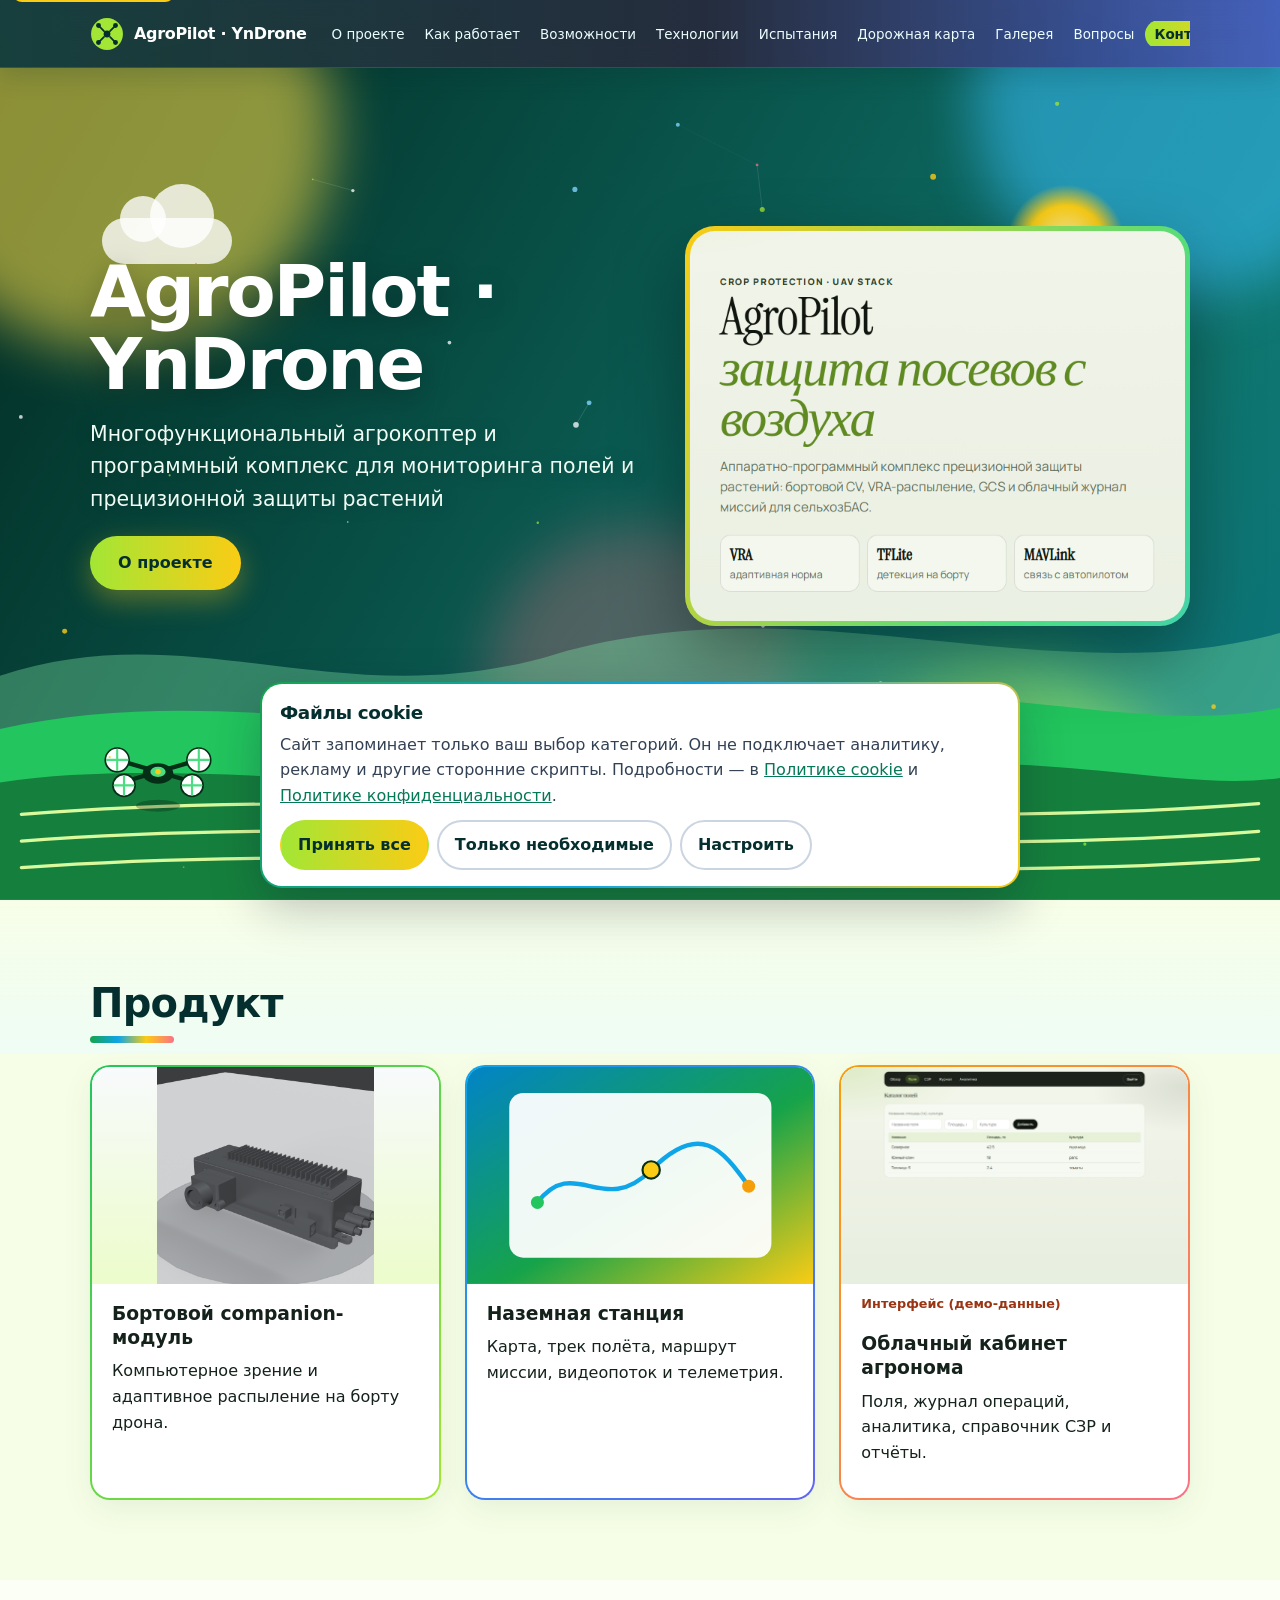
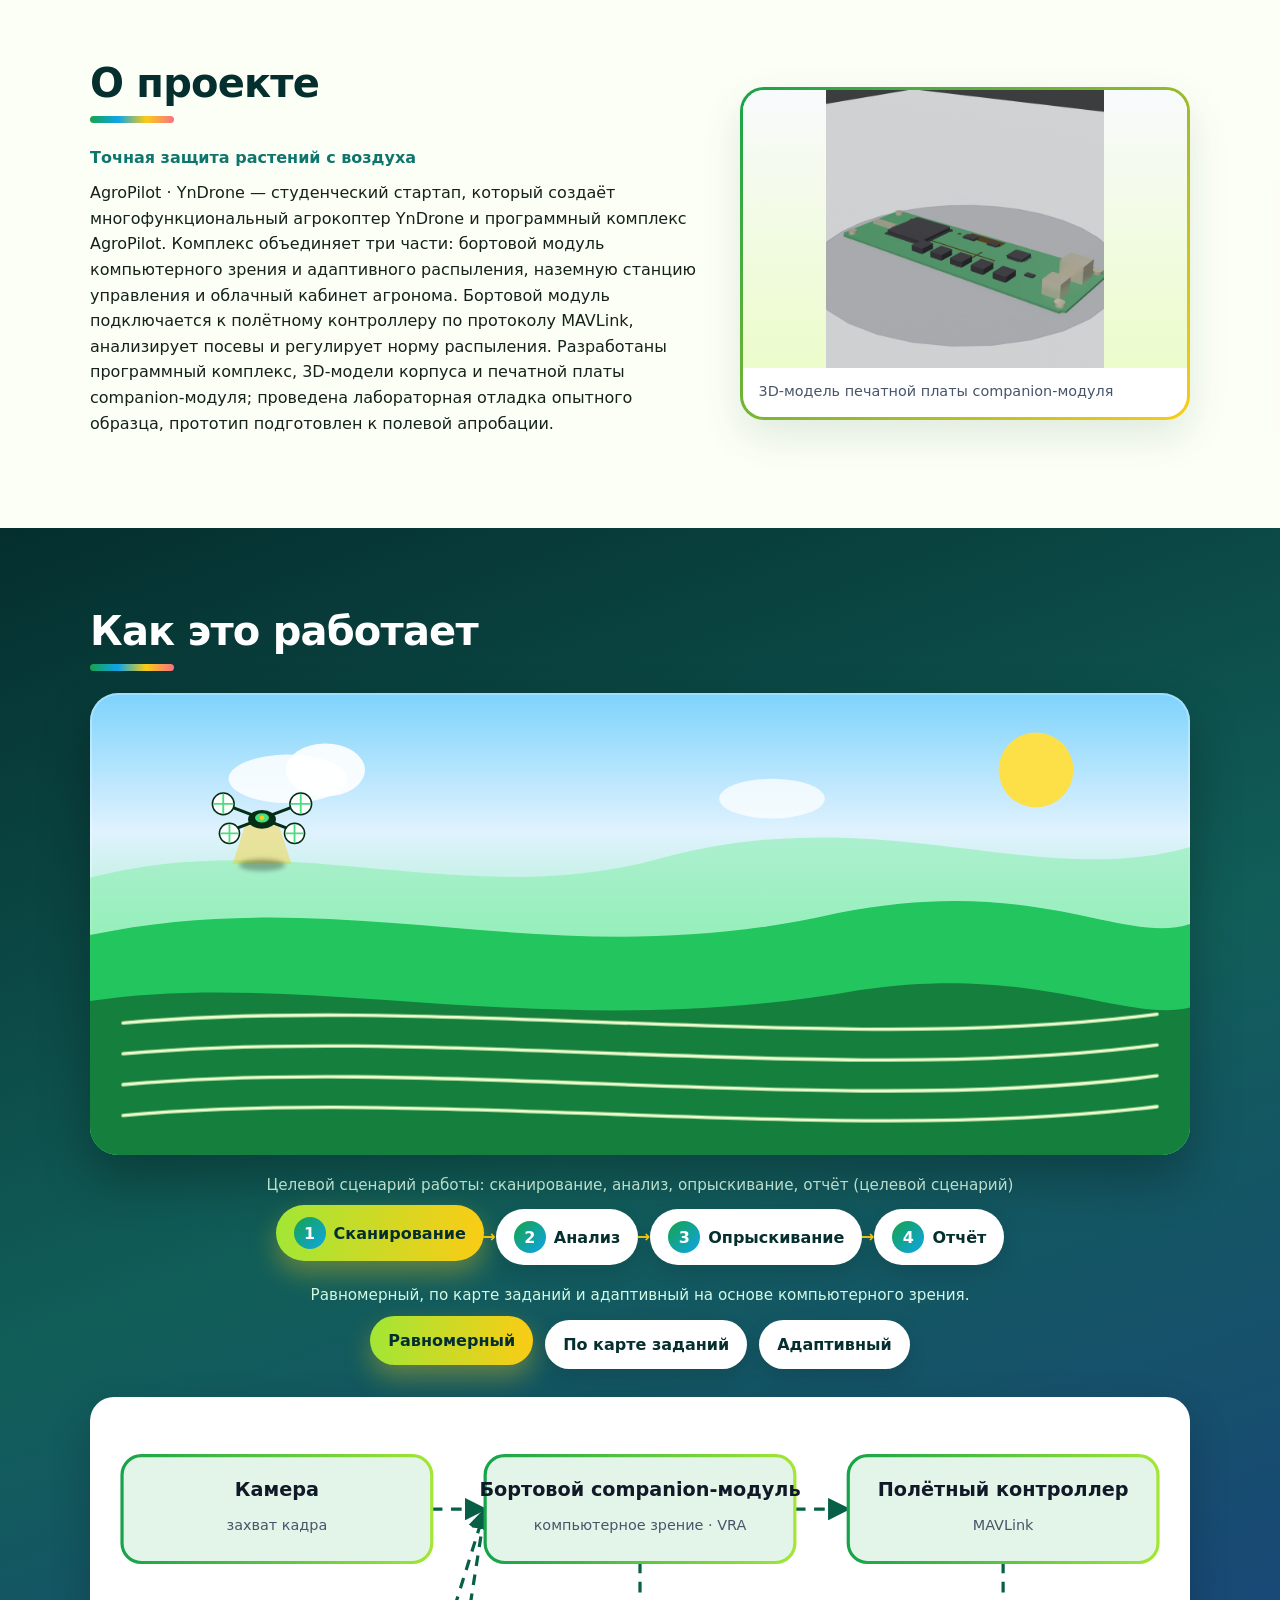
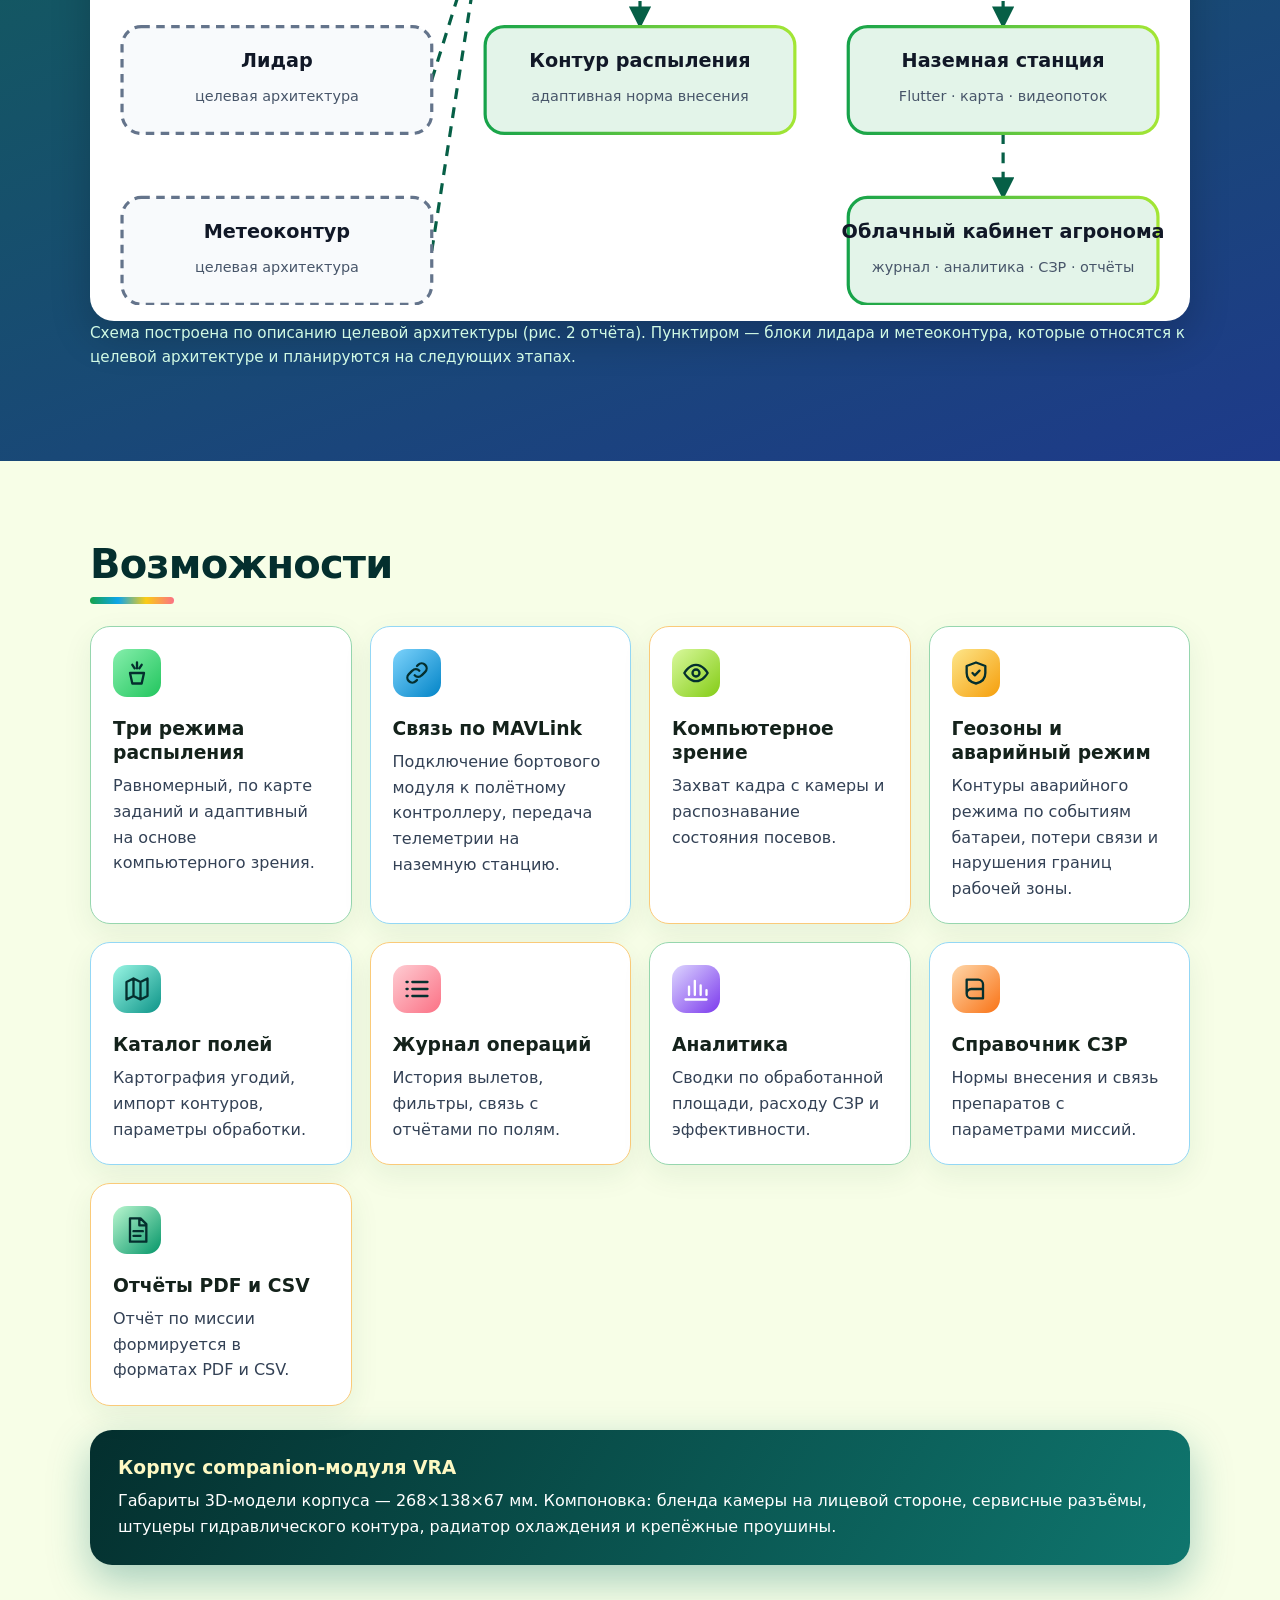
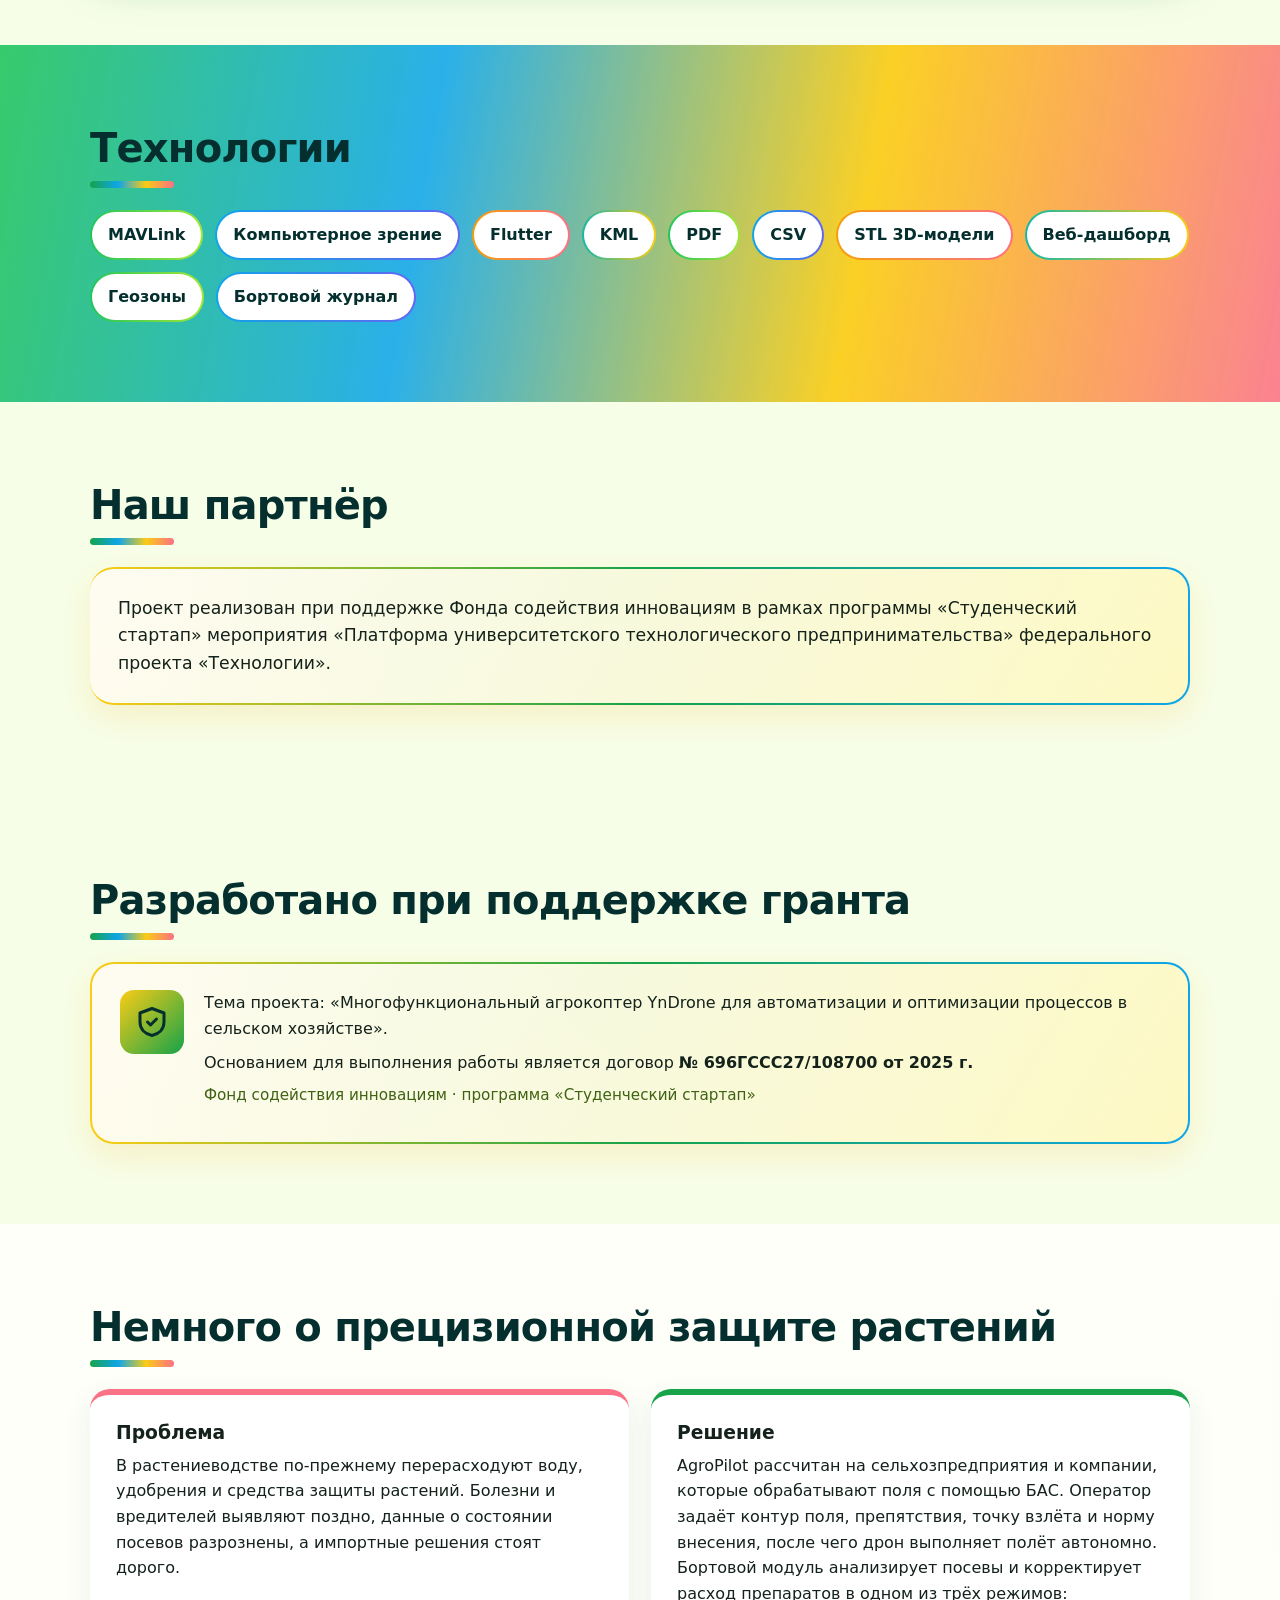
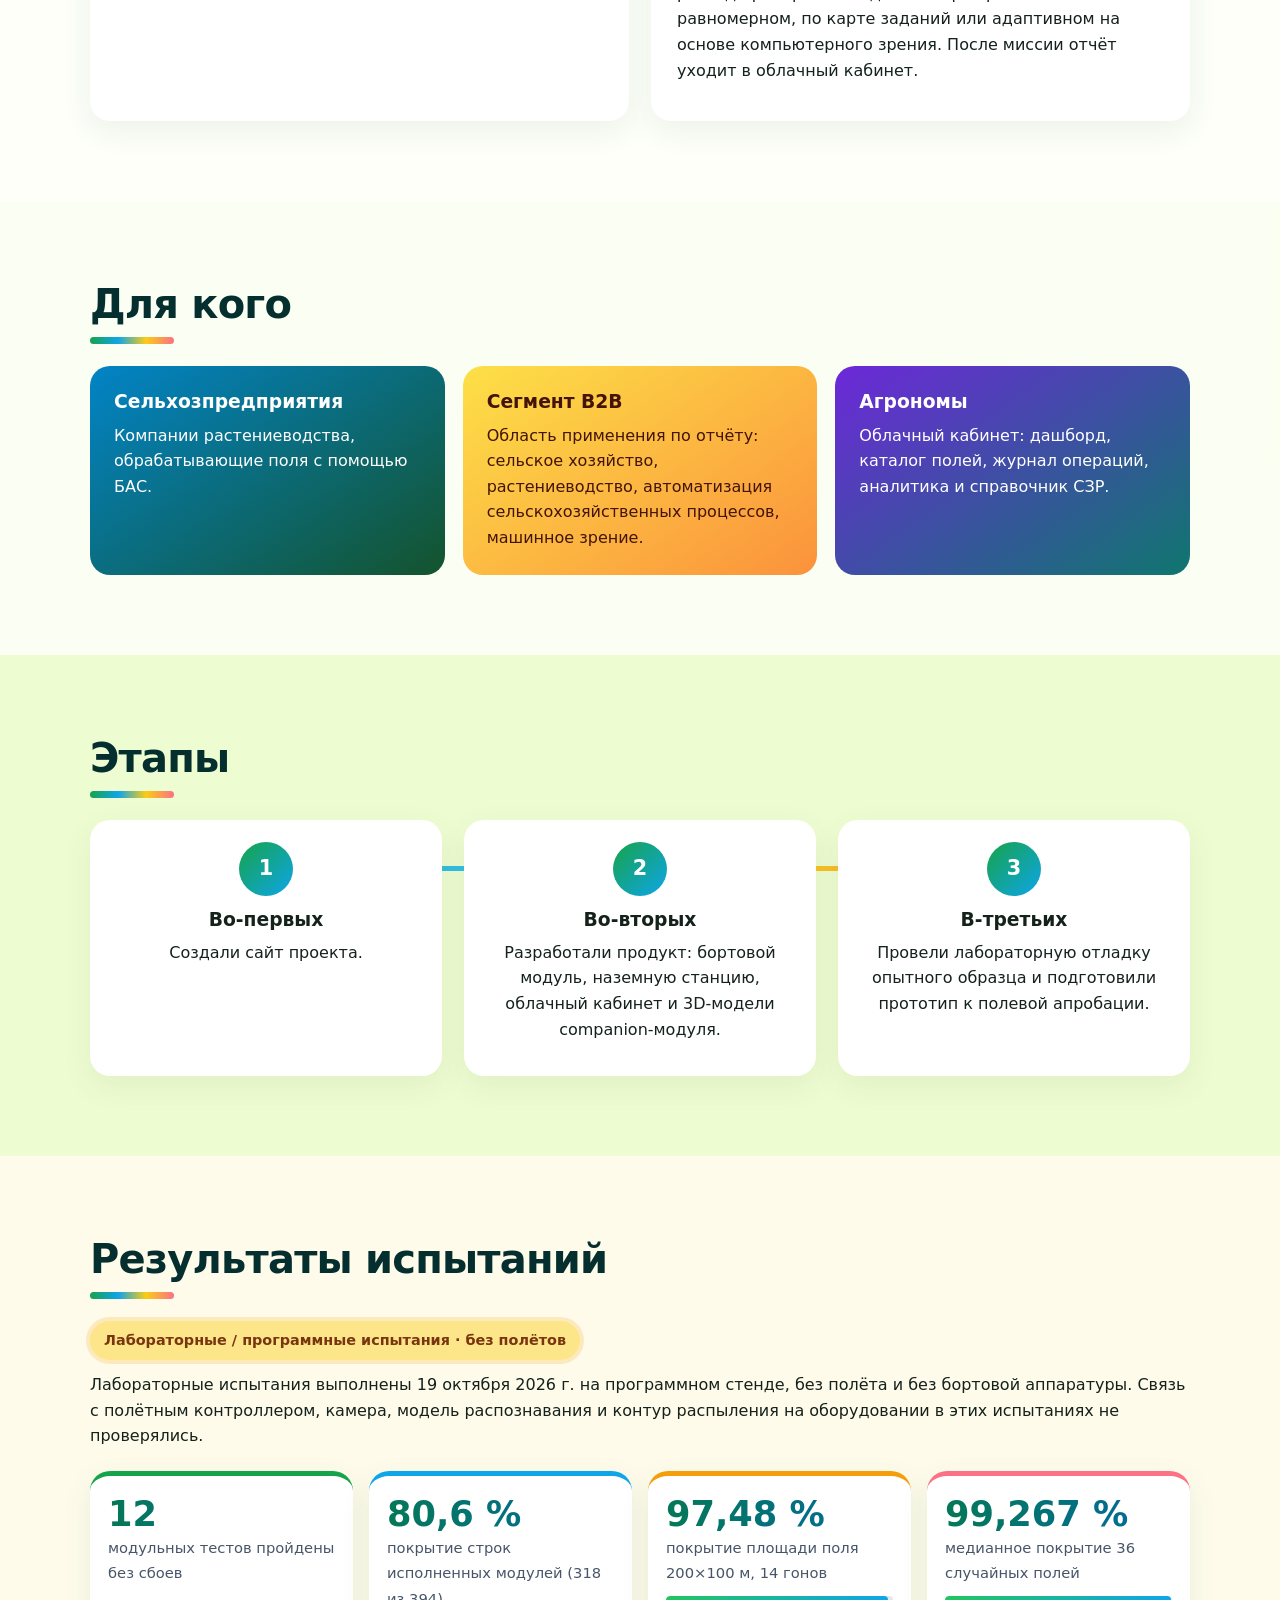
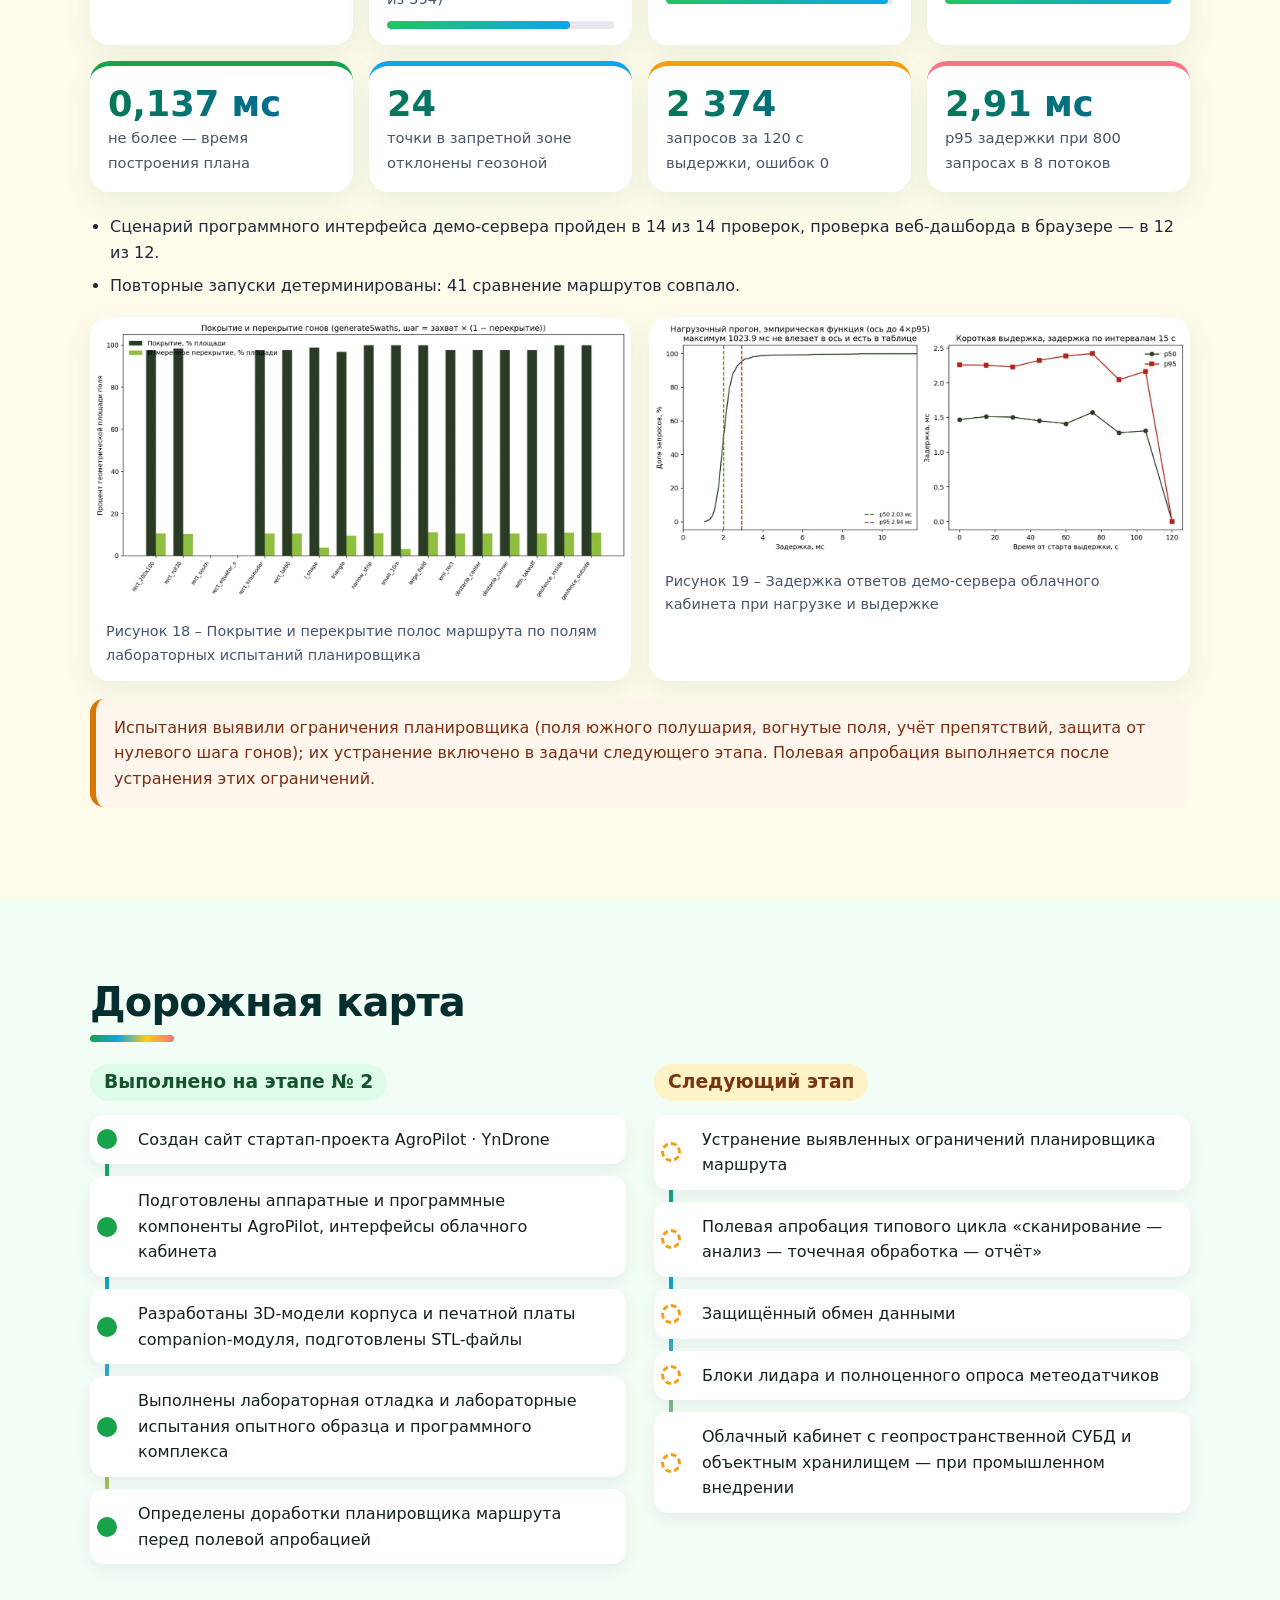
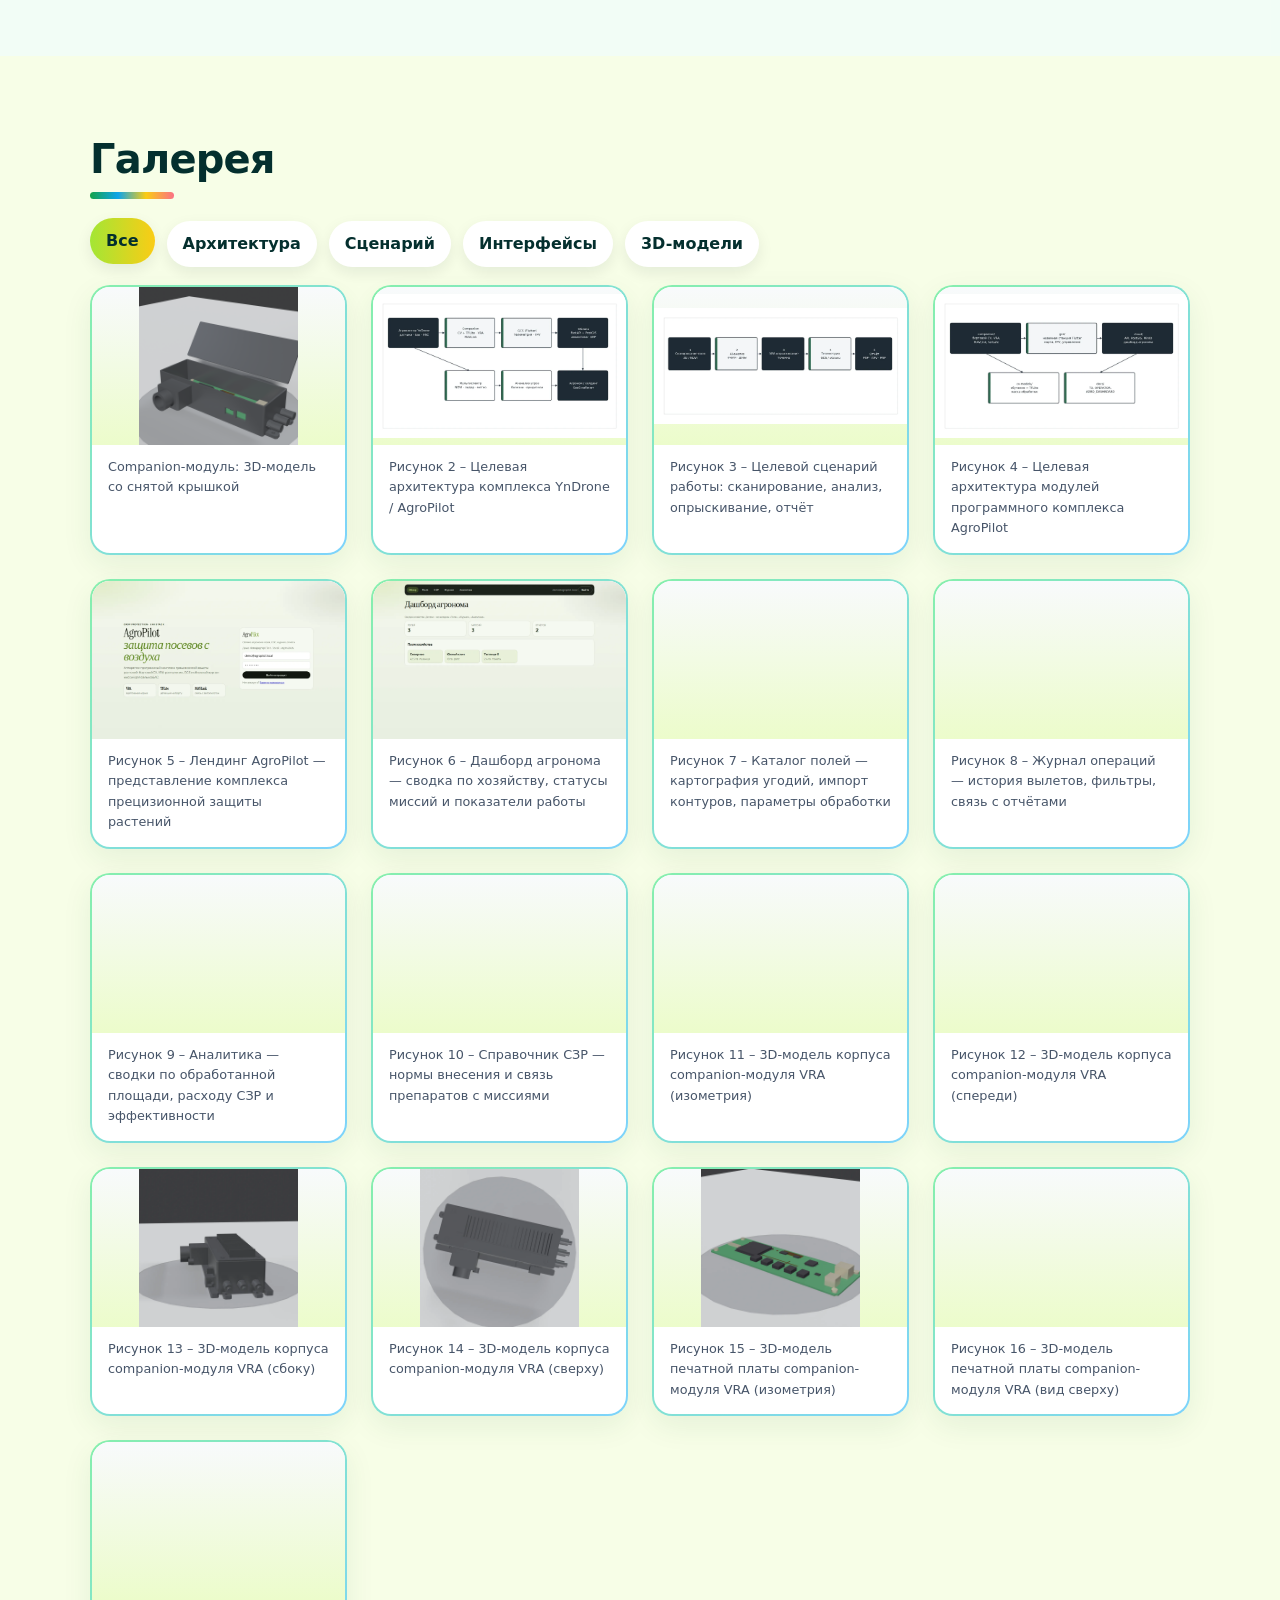
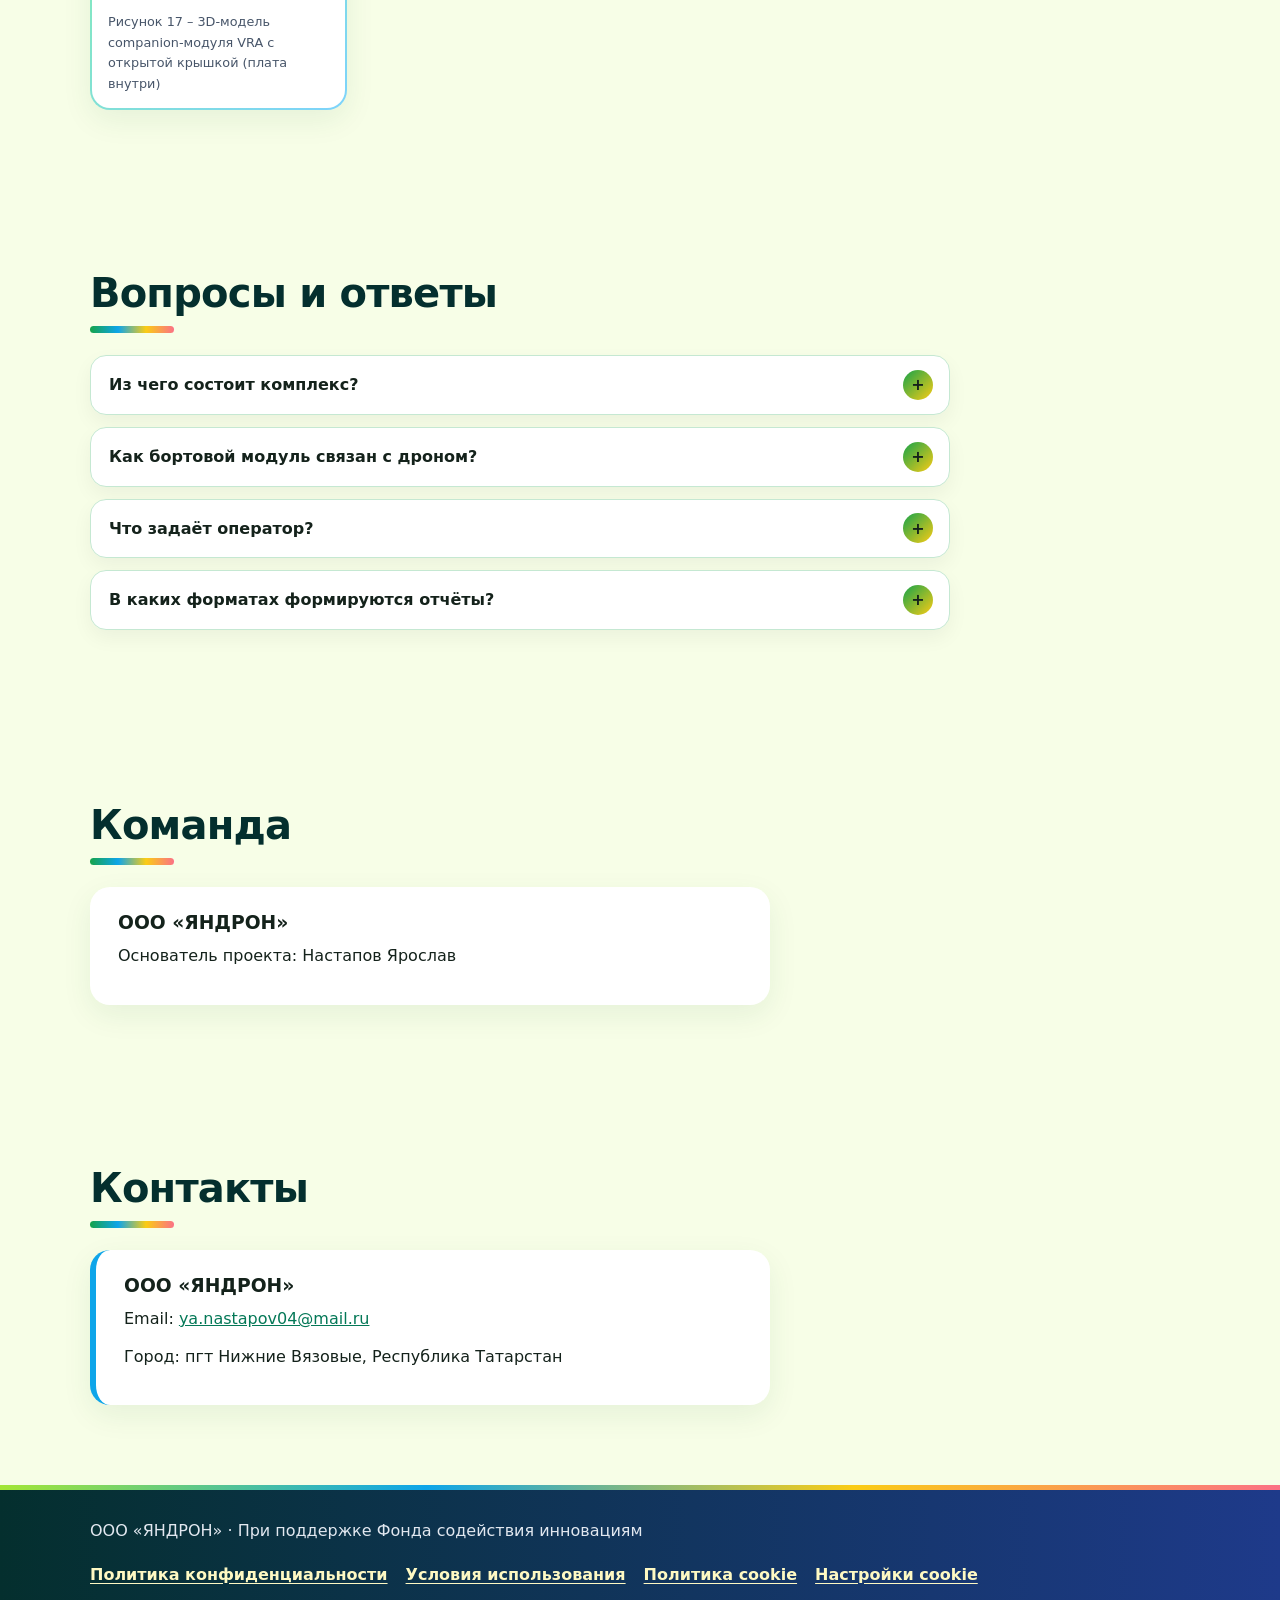
<file: index.html>
<!doctype html>
<html lang="ru">
<head>
  <meta charset="utf-8">
  <meta name="viewport" content="width=device-width, initial-scale=1">
  <title>AgroPilot · YnDrone</title>
  <meta name="description" content="Многофункциональный агрокоптер и программный комплекс для мониторинга полей и прецизионной защиты растений">
  <meta name="theme-color" content="#042f2e">
  <meta name="referrer" content="no-referrer">
  <link rel="icon" href="data:image/svg+xml,%3Csvg xmlns='http://www.w3.org/2000/svg' viewBox='0 0 32 32'%3E%3Crect width='32' height='32' rx='8' fill='%2316a34a'/%3E%3Cpath d='M6 16h20M10 10l6 6 6-6M10 22l6-6 6 6' stroke='%23fff' stroke-width='2' fill='none'/%3E%3Ccircle cx='16' cy='16' r='2.5' fill='%23facc15'/%3E%3C/svg%3E">
  <link rel="stylesheet" href="style.css">
  <script>document.documentElement.classList.add('js');if(matchMedia('(prefers-reduced-motion: reduce)').matches)document.documentElement.classList.add('rm');</script>
</head>
<body>
  <a class="skip" href="#main">К содержанию</a>
  <div class="scroller" aria-hidden="true"></div>
  <div class="mesh" aria-hidden="true"></div>
  <nav id="topnav">
    <div class="wrap">
      <a class="logo" href="#top">
        <svg viewBox="0 0 32 32" aria-hidden="true"><circle cx="16" cy="16" r="15" fill="#a3e635"/><g fill="none" stroke="#042f2e" stroke-width="1.6" stroke-linecap="round"><path d="M9 9l4.2 4.2M23 9l-4.2 4.2M9 23l4.2-4.2M23 23l-4.2-4.2"/></g><circle cx="16" cy="16" r="3.2" fill="#042f2e"/><circle cx="8" cy="8" r="2.3" fill="#042f2e"/><circle cx="24" cy="8" r="2.3" fill="#042f2e"/><circle cx="8" cy="24" r="2.3" fill="#042f2e"/><circle cx="24" cy="24" r="2.3" fill="#042f2e"/></svg>
        AgroPilot · YnDrone
      </a>
      <button class="burger" type="button" aria-label="Меню" aria-expanded="false" aria-controls="navmenu"><span></span><span></span><span></span></button>
      <ul id="navmenu">
        <li><a href="#about">О проекте</a></li>
        <li><a href="#how">Как работает</a></li>
        <li><a href="#features">Возможности</a></li>
        <li><a href="#tech">Технологии</a></li>
        <li><a href="#tests">Испытания</a></li>
        <li><a href="#roadmap">Дорожная карта</a></li>
        <li><a href="#gallery">Галерея</a></li>
        <li><a href="#faq">Вопросы</a></li>
        <li><a href="#contacts">Контакты</a></li>
      </ul>
    </div>
  </nav>

  <header class="hero" id="top">
    <div class="sky" aria-hidden="true">
      <div class="aurora"><i></i><i></i><i></i><i></i></div>
      <div data-depth="0.18"><div class="sun"></div></div>
      <div data-depth="0.32"><div class="cloud c1"></div></div>
      <div data-depth="0.46"><div class="cloud c2"></div></div>
    </div>
    <div class="hero-field" data-depth="0.55" aria-hidden="true">
      <svg class="field" viewBox="0 0 1200 360" preserveAspectRatio="xMidYMax slice">
        <path d="M0 150 C 180 90 320 190 520 130 C 760 60 980 170 1200 110 V360 H0 Z" fill="rgba(134,239,172,.35)"/>
        <path d="M0 200 C 220 150 420 230 680 180 C 900 140 1060 210 1200 180 V360 H0 Z" fill="#22c55e"/>
        <path d="M0 250 C 200 220 460 280 760 240 C 980 214 1100 260 1200 246 V360 H0 Z" fill="#15803d"/>
        <g fill="none" stroke="#d9f99d" stroke-width="3" stroke-linecap="round">
          <path d="M20 280 C 400 250 800 300 1180 270"/>
          <path d="M20 305 C 400 276 800 326 1180 296"/>
          <path d="M20 330 C 400 302 800 350 1180 322"/>
        </g>
      </svg>
      <div class="hero-drone">
        <svg class="drone" viewBox="0 0 160 100" aria-hidden="true">
          <ellipse cx="80" cy="88" rx="26" ry="7" fill="rgba(0,0,0,.25)"/>
          <path d="M32 34 L128 62 M128 34 L32 62" stroke="#052e16" stroke-width="5" stroke-linecap="round"/>
          <g fill="#fff" stroke="#052e16" stroke-width="2">
            <circle cx="32" cy="34" r="14"/><circle cx="128" cy="34" r="14"/>
            <circle cx="40" cy="64" r="13"/><circle cx="120" cy="64" r="13"/>
          </g>
          <g class="rotor" stroke="#4ade80" stroke-width="2.5" stroke-linecap="round"><path d="M32 22v24M20 34h24"/></g>
          <g class="rotor" stroke="#4ade80" stroke-width="2.5" stroke-linecap="round"><path d="M128 22v24M116 34h24"/></g>
          <g class="rotor" stroke="#4ade80" stroke-width="2.5" stroke-linecap="round"><path d="M40 53v22M29 64h22"/></g>
          <g class="rotor" stroke="#4ade80" stroke-width="2.5" stroke-linecap="round"><path d="M120 53v22M109 64h22"/></g>
          <ellipse cx="80" cy="50" rx="18" ry="12" fill="#052e16"/>
          <ellipse cx="80" cy="48" rx="9" ry="6" fill="#4ade80"/>
          <circle cx="80" cy="48" r="3.2" fill="#facc15"/>
        </svg>
      </div>
    </div>
    <canvas id="fx" aria-hidden="true"></canvas>
    <div class="wrap hero-grid">
      <div data-depth="0.14">
        <h1>AgroPilot · YnDrone</h1>
        <p>Многофункциональный агрокоптер и программный комплекс для мониторинга полей и прецизионной защиты растений</p>
        <a class="btn" href="#about">О проекте</a>
      </div>
      <div data-depth="0.3">
        <div class="frame">
          <img class="zoom" src="img/01_hero_agropilot_zashchita_posevov.png" width="660" height="520" alt="AgroPilot · YnDrone" fetchpriority="high">
        </div>
      </div>
    </div>
  </header>

  <main id="main">
    <section id="product" class="reveal">
      <div class="wrap">
        <h2 class="pop">Продукт</h2>
        <div class="cards">
          <article class="card pop">
            <img src="img/02_companion_modul_vra_3d_izometriya.png" width="1400" height="1400" alt="Бортовой companion-модуль" loading="lazy" decoding="async" class="zoom">
            <div class="b"><h3>Бортовой companion-модуль</h3><p>Компьютерное зрение и адаптивное распыление на борту дрона.</p></div>
          </article>
          <article class="card pop">
            <div class="card-art" aria-hidden="true">
              <svg viewBox="0 0 640 400">
                <defs><linearGradient id="gsbg" x1="0" y1="0" x2="1" y2="1"><stop offset="0" stop-color="#0284c7"/><stop offset=".55" stop-color="#16a34a"/><stop offset="1" stop-color="#facc15"/></linearGradient></defs>
                <rect width="640" height="400" fill="url(#gsbg)"/>
                <rect x="78" y="48" width="484" height="304" rx="26" fill="rgba(255,255,255,.94)"/>
                <path d="M130 250 C 200 160 250 280 340 190 S 470 150 520 220" fill="none" stroke="#0ea5e9" stroke-width="8" stroke-linecap="round"/>
                <circle cx="130" cy="250" r="12" fill="#22c55e"/>
                <circle cx="520" cy="220" r="12" fill="#f59e0b"/>
                <circle cx="340" cy="190" r="16" fill="#facc15" stroke="#052e16" stroke-width="4"/>
              </svg>
            </div>
            <div class="b"><h3>Наземная станция</h3><p>Карта, трек полёта, маршрут миссии, видеопоток и телеметрия.</p></div>
          </article>
          <article class="card pop">
            <img src="img/05_oblachnyj_kabinet_katalog_polej.png" width="1400" height="875" alt="Облачный кабинет агронома" loading="lazy" decoding="async" class="zoom">
            <div class="cap">Интерфейс (демо-данные)</div>
            <div class="b"><h3>Облачный кабинет агронома</h3><p>Поля, журнал операций, аналитика, справочник СЗР и отчёты.</p></div>
          </article>
        </div>
      </div>
    </section>

    <section id="about" class="reveal">
      <div class="wrap split">
        <div class="pop">
          <h2>О проекте</h2>
          <div class="sub">Точная защита растений с воздуха</div>
          <p>AgroPilot · YnDrone — студенческий стартап, который создаёт многофункциональный агрокоптер YnDrone и программный комплекс AgroPilot. Комплекс объединяет три части: бортовой модуль компьютерного зрения и адаптивного распыления, наземную станцию управления и облачный кабинет агронома. Бортовой модуль подключается к полётному контроллеру по протоколу MAVLink, анализирует посевы и регулирует норму распыления. Разработаны программный комплекс, 3D-модели корпуса и печатной платы companion-модуля; проведена лабораторная отладка опытного образца, прототип подготовлен к полевой апробации.</p>
        </div>
        <figure class="pop">
          <img src="img/04_pechatnaya_plata_vra_3d.png" width="1400" height="1400" alt="3D-модель печатной платы companion-модуля" loading="lazy" decoding="async" class="zoom">
          <figcaption>3D-модель печатной платы companion-модуля</figcaption>
        </figure>
      </div>
    </section>

    <section id="how" class="reveal">
      <div class="wrap">
        <h2 class="pop">Как это работает</h2>
        <div class="scene pop">
          <div class="viewport" aria-hidden="true">
            <svg viewBox="0 0 1000 420" preserveAspectRatio="xMidYMid slice">
              <circle cx="860" cy="70" r="34" fill="#fde047"/>
              <ellipse cx="180" cy="78" rx="54" ry="22" fill="#fff" opacity=".85"/>
              <ellipse cx="214" cy="70" rx="36" ry="24" fill="#fff" opacity=".9"/>
              <ellipse cx="620" cy="96" rx="48" ry="18" fill="#fff" opacity=".75"/>
              <path d="M0 168 C 180 120 340 200 520 150 C 720 96 860 180 1000 140 V420 H0 Z" fill="rgba(134,239,172,.55)"/>
              <path d="M0 220 C 240 170 420 260 680 200 C 860 164 940 230 1000 210 V420 H0 Z" fill="#22c55e"/>
              <path d="M0 280 C 200 250 420 320 700 270 C 860 246 940 300 1000 286 V420 H0 Z" fill="#15803d"/>
              <g class="zones">
                <rect x="180" y="250" width="150" height="78" rx="16" fill="#facc15" opacity=".55"/>
                <rect x="560" y="236" width="180" height="90" rx="16" fill="#fb923c" opacity=".5"/>
              </g>
              <g class="crops" fill="none" stroke="#ecfccb" stroke-width="3" stroke-linecap="round">
                <path d="M30 300 C 320 274 680 330 970 292"/>
                <path d="M30 328 C 320 302 680 358 970 320"/>
                <path d="M30 356 C 320 330 680 386 970 348"/>
                <path d="M30 384 C 320 358 680 412 970 376"/>
              </g>
              <g class="spots">
                <circle cx="250" cy="312" r="11" fill="#fb7185"/>
                <circle cx="430" cy="334" r="8" fill="#facc15"/>
                <circle cx="640" cy="300" r="13" fill="#fb7185"/>
                <circle cx="790" cy="340" r="7" fill="#fde047"/>
              </g>
              <rect class="scanline" x="0" y="230" width="1000" height="10" fill="rgba(255,255,255,.85)"/>
              <g class="report">
                <rect x="760" y="28" width="200" height="118" rx="16" fill="#fff"/>
                <rect x="780" y="48" width="92" height="12" rx="6" fill="#22c55e"/>
                <rect x="780" y="70" width="160" height="8" rx="4" fill="#bbf7d0"/>
                <rect x="780" y="86" width="132" height="8" rx="4" fill="#bae6fd"/>
                <rect x="780" y="102" width="70" height="8" rx="4" fill="#fde68a"/>
              </g>
            </svg>
            <div class="drone-slot">
              <div class="drone-bob">
                <svg class="drone" viewBox="0 0 160 130" aria-hidden="true">
                  <polygon class="cone" points="58,64 102,64 118,114 42,114" fill="rgba(250,204,21,.45)"/>
                  <path d="M30 36 L130 74 M130 36 L30 74" stroke="#052e16" stroke-width="4" stroke-linecap="round"/>
                  <g fill="#fff" stroke="#052e16" stroke-width="2">
                    <circle cx="30" cy="36" r="14"/><circle cx="130" cy="36" r="14"/>
                    <circle cx="38" cy="74" r="13"/><circle cx="122" cy="74" r="13"/>
                  </g>
                  <g class="rotor" stroke="#4ade80" stroke-width="2.4" stroke-linecap="round"><path d="M30 24v24M18 36h24"/></g>
                  <g class="rotor" stroke="#4ade80" stroke-width="2.4" stroke-linecap="round"><path d="M130 24v24M118 36h24"/></g>
                  <g class="rotor" stroke="#4ade80" stroke-width="2.4" stroke-linecap="round"><path d="M38 63v22M27 74h22"/></g>
                  <g class="rotor" stroke="#4ade80" stroke-width="2.4" stroke-linecap="round"><path d="M122 63v22M111 74h22"/></g>
                  <ellipse cx="80" cy="56" rx="18" ry="12" fill="#052e16"/>
                  <ellipse cx="80" cy="54" rx="9" ry="6" fill="#4ade80"/>
                  <circle cx="80" cy="54" r="3" fill="#facc15"/>
                  <g class="drops d-uniform" fill="#e0f2fe">
                    <circle cx="58" cy="108" r="2.4"/><circle cx="70" cy="116" r="2"/><circle cx="82" cy="108" r="2.3"/><circle cx="94" cy="116" r="2"/><circle cx="106" cy="108" r="2.2"/>
                  </g>
                  <g class="drops d-map" fill="#bae6fd">
                    <circle cx="70" cy="108" r="2.6"/><circle cx="84" cy="118" r="2.1"/><circle cx="98" cy="110" r="2.3"/>
                  </g>
                  <g class="drops d-adapt" fill="#fb7185">
                    <circle cx="72" cy="110" r="2.7"/><circle cx="88" cy="120" r="2.2" fill="#facc15"/><circle cx="100" cy="108" r="2.4"/>
                  </g>
                </svg>
              </div>
              <div class="shadow"></div>
            </div>
          </div>
          <fieldset class="stages">
            <legend class="note">Целевой сценарий работы: сканирование, анализ, опрыскивание, отчёт (целевой сценарий)</legend>
            <ol class="flowline">
              <li><input type="radio" name="stage" id="st-scan"><label for="st-scan"><span>1</span>Сканирование</label></li>
              <li><input type="radio" name="stage" id="st-analyze"><label for="st-analyze"><span>2</span>Анализ</label></li>
              <li><input type="radio" name="stage" id="st-spray"><label for="st-spray"><span>3</span>Опрыскивание</label></li>
              <li><input type="radio" name="stage" id="st-report"><label for="st-report"><span>4</span>Отчёт</label></li>
            </ol>
          </fieldset>
          <fieldset class="modes">
            <legend class="note">Равномерный, по карте заданий и адаптивный на основе компьютерного зрения.</legend>
            <div class="mode-row">
              <input type="radio" name="mode" id="md-uniform" checked><label for="md-uniform">Равномерный</label>
              <input type="radio" name="mode" id="md-map"><label for="md-map">По карте заданий</label>
              <input type="radio" name="mode" id="md-adapt"><label for="md-adapt">Адаптивный</label>
            </div>
          </fieldset>
        </div>
        <div class="archbox pop">
          <svg class="arch" viewBox="0 0 1000 460" role="img" aria-label="Схема архитектуры">
            <defs>
              <linearGradient id="ag" x1="0" x2="1"><stop offset="0" stop-color="var(--a)"/><stop offset="1" stop-color="var(--b)"/></linearGradient>
              <marker id="ar" viewBox="0 0 10 10" refX="9" refY="5" markerWidth="7" markerHeight="7" orient="auto"><path d="M0 0L10 5L0 10z" fill="var(--c)"/></marker>
            </defs>
            <path class="flow" d="M305 90.0 L355 90.0" marker-end="url(#ar)"/>
            <path class="flow" d="M645 90.0 L695 90.0" marker-end="url(#ar)"/>
            <path class="flow" d="M500.0 140 L500.0 200" marker-end="url(#ar)"/>
            <path class="flow" d="M840.0 140 L840.0 200" marker-end="url(#ar)"/>
            <path class="flow" d="M840.0 300 L840.0 360" marker-end="url(#ar)"/>
            <path class="flow" d="M305 250.0 L355 90.0" marker-end="url(#ar)"/>
            <path class="flow" d="M305 410.0 L355 90.0" marker-end="url(#ar)"/>
            <g class="node"><rect x="15" y="40" width="290" height="100" rx="18"/><text x="160.0" y="78" class="t">Камера</text><text x="160.0" y="110" class="s">захват кадра</text></g>
            <g class="node"><rect x="355" y="40" width="290" height="100" rx="18"/><text x="500.0" y="78" class="t">Бортовой companion-модуль</text><text x="500.0" y="110" class="s">компьютерное зрение · VRA</text></g>
            <g class="node"><rect x="695" y="40" width="290" height="100" rx="18"/><text x="840.0" y="78" class="t">Полётный контроллер</text><text x="840.0" y="110" class="s">MAVLink</text></g>
            <g class="node"><rect x="355" y="200" width="290" height="100" rx="18"/><text x="500.0" y="238" class="t">Контур распыления</text><text x="500.0" y="270" class="s">адаптивная норма внесения</text></g>
            <g class="node"><rect x="695" y="200" width="290" height="100" rx="18"/><text x="840.0" y="238" class="t">Наземная станция</text><text x="840.0" y="270" class="s">Flutter · карта · видеопоток</text></g>
            <g class="node"><rect x="695" y="360" width="290" height="100" rx="18"/><text x="840.0" y="398" class="t">Облачный кабинет агронома</text><text x="840.0" y="430" class="s">журнал · аналитика · СЗР · отчёты</text></g>
            <g class="node plan"><rect x="15" y="200" width="290" height="100" rx="18"/><text x="160.0" y="238" class="t">Лидар</text><text x="160.0" y="270" class="s">целевая архитектура</text></g>
            <g class="node plan"><rect x="15" y="360" width="290" height="100" rx="18"/><text x="160.0" y="398" class="t">Метеоконтур</text><text x="160.0" y="430" class="s">целевая архитектура</text></g>
          </svg>
        </div>
        <p class="note">Схема построена по описанию целевой архитектуры (рис. 2 отчёта). Пунктиром — блоки лидара и метеоконтура, которые относятся к целевой архитектуре и планируются на следующих этапах.</p>
      </div>
    </section>

    <section id="features" class="reveal">
      <div class="wrap">
        <h2 class="pop">Возможности</h2>
        <div class="feat">
          <div class="fc pop"><svg viewBox="0 0 24 24" aria-hidden="true"><path d="M12 3v5M8 5l2 3M16 5l-2 3M6 12h12l-2 9H8z"/></svg><h3>Три режима распыления</h3><p>Равномерный, по карте заданий и адаптивный на основе компьютерного зрения.</p></div>
          <div class="fc pop"><svg viewBox="0 0 24 24" aria-hidden="true"><path d="M10 14a4 4 0 0 0 6 0l3-3a4 4 0 0 0-6-6l-1 1M14 10a4 4 0 0 0-6 0l-3 3a4 4 0 0 0 6 6l1-1"/></svg><h3>Связь по MAVLink</h3><p>Подключение бортового модуля к полётному контроллеру, передача телеметрии на наземную станцию.</p></div>
          <div class="fc pop"><svg viewBox="0 0 24 24" aria-hidden="true"><path d="M2 12s4-7 10-7 10 7 10 7-4 7-10 7S2 12 2 12zM12 9a3 3 0 1 0 0 6 3 3 0 0 0 0-6"/></svg><h3>Компьютерное зрение</h3><p>Захват кадра с камеры и распознавание состояния посевов.</p></div>
          <div class="fc pop"><svg viewBox="0 0 24 24" aria-hidden="true"><path d="M12 3l8 3v6c0 5-3.5 8-8 9-4.5-1-8-4-8-9V6zM9 12l2 2 4-4"/></svg><h3>Геозоны и аварийный режим</h3><p>Контуры аварийного режима по событиям батареи, потери связи и нарушения границ рабочей зоны.</p></div>
          <div class="fc pop"><svg viewBox="0 0 24 24" aria-hidden="true"><path d="M3 6l6-3 6 3 6-3v15l-6 3-6-3-6 3zM9 3v15M15 6v15"/></svg><h3>Каталог полей</h3><p>Картография угодий, импорт контуров, параметры обработки.</p></div>
          <div class="fc pop"><svg viewBox="0 0 24 24" aria-hidden="true"><path d="M8 6h13M8 12h13M8 18h13M3 6h1M3 12h1M3 18h1"/></svg><h3>Журнал операций</h3><p>История вылетов, фильтры, связь с отчётами по полям.</p></div>
          <div class="fc pop"><svg viewBox="0 0 24 24" aria-hidden="true"><path d="M3 21h18M6 17V10M11 17V5M16 17v-8M21 17v-4"/></svg><h3>Аналитика</h3><p>Сводки по обработанной площади, расходу СЗР и эффективности.</p></div>
          <div class="fc pop"><svg viewBox="0 0 24 24" aria-hidden="true"><path d="M4 4h10a4 4 0 0 1 4 4v12H8a4 4 0 0 1-4-4zM4 16a4 4 0 0 1 4-4h10"/></svg><h3>Справочник СЗР</h3><p>Нормы внесения и связь препаратов с параметрами миссий.</p></div>
          <div class="fc pop"><svg viewBox="0 0 24 24" aria-hidden="true"><path d="M6 2h9l5 5v15H6zM14 2v6h6M9 13h8M9 17h6"/></svg><h3>Отчёты PDF и CSV</h3><p>Отчёт по миссии формируется в форматах PDF и CSV.</p></div>
        </div>
        <div class="spec pop"><h3>Корпус companion-модуля VRA</h3><p>Габариты 3D-модели корпуса — 268×138×67 мм. Компоновка: бленда камеры на лицевой стороне, сервисные разъёмы, штуцеры гидравлического контура, радиатор охлаждения и крепёжные проушины.</p></div>
      </div>
    </section>

    <section id="tech" class="reveal">
      <div class="wrap">
        <h2 class="pop">Технологии</h2>
        <div class="chips">
          <span class="chip pop">MAVLink</span>
          <span class="chip pop">Компьютерное зрение</span>
          <span class="chip pop">Flutter</span>
          <span class="chip pop">KML</span>
          <span class="chip pop">PDF</span>
          <span class="chip pop">CSV</span>
          <span class="chip pop">STL 3D-модели</span>
          <span class="chip pop">Веб-дашборд</span>
          <span class="chip pop">Геозоны</span>
          <span class="chip pop">Бортовой журнал</span>
        </div>
      </div>
    </section>

    <section id="partner" class="reveal">
      <div class="wrap">
        <h2 class="pop">Наш партнёр</h2>
        <p class="fund pop">Проект реализован при поддержке Фонда содействия инновациям в рамках программы «Студенческий стартап» мероприятия «Платформа университетского технологического предпринимательства» федерального проекта «Технологии».</p>
      </div>
    </section>

    <section id="grant" class="reveal">
      <div class="wrap">
        <h2 class="pop">Разработано при поддержке гранта</h2>
        <div class="grant pop">
          <div class="gi"><svg viewBox="0 0 24 24" aria-hidden="true"><path d="M12 3l8 3v6c0 5-3.5 8-8 9-4.5-1-8-4-8-9V6zM9 12l2 2 4-4"/></svg></div>
          <div>
            <p>Тема проекта: «Многофункциональный агрокоптер YnDrone для автоматизации и оптимизации процессов в сельском хозяйстве».</p>
            <p>Основанием для выполнения работы является договор <b>№ 696ГССС27/108700 от 2025 г.</b></p>
            <p class="note">Фонд содействия инновациям · программа «Студенческий стартап»</p>
          </div>
        </div>
      </div>
    </section>

    <section id="info" class="reveal">
      <div class="wrap">
        <h2 class="pop">Немного о прецизионной защите растений</h2>
        <div class="pb">
          <div class="pop"><h3>Проблема</h3><p>В растениеводстве по-прежнему перерасходуют воду, удобрения и средства защиты растений. Болезни и вредителей выявляют поздно, данные о состоянии посевов разрознены, а импортные решения стоят дорого.</p></div>
          <div class="pop"><h3>Решение</h3><p>AgroPilot рассчитан на сельхозпредприятия и компании, которые обрабатывают поля с помощью БАС. Оператор задаёт контур поля, препятствия, точку взлёта и норму внесения, после чего дрон выполняет полёт автономно. Бортовой модуль анализирует посевы и корректирует расход препаратов в одном из трёх режимов: равномерном, по карте заданий или адаптивном на основе компьютерного зрения. После миссии отчёт уходит в облачный кабинет.</p></div>
        </div>
      </div>
    </section>

    <section id="who" class="reveal">
      <div class="wrap">
        <h2 class="pop">Для кого</h2>
        <div class="who">
          <div class="wc pop"><h3>Сельхозпредприятия</h3><p>Компании растениеводства, обрабатывающие поля с помощью БАС.</p></div>
          <div class="wc pop"><h3>Сегмент B2B</h3><p>Область применения по отчёту: сельское хозяйство, растениеводство, автоматизация сельскохозяйственных процессов, машинное зрение.</p></div>
          <div class="wc pop"><h3>Агрономы</h3><p>Облачный кабинет: дашборд, каталог полей, журнал операций, аналитика и справочник СЗР.</p></div>
        </div>
      </div>
    </section>

    <section id="steps" class="reveal">
      <div class="wrap">
        <h2 class="pop">Этапы</h2>
        <div class="steps">
          <div class="step pop"><div class="n">1</div><h3>Во-первых</h3><p>Создали сайт проекта.</p></div>
          <div class="step pop"><div class="n">2</div><h3>Во-вторых</h3><p>Разработали продукт: бортовой модуль, наземную станцию, облачный кабинет и 3D-модели companion-модуля.</p></div>
          <div class="step pop"><div class="n">3</div><h3>В-третьих</h3><p>Провели лабораторную отладку опытного образца и подготовили прототип к полевой апробации.</p></div>
        </div>
      </div>
    </section>

    <section id="tests" class="reveal">
      <div class="wrap">
        <h2 class="pop">Результаты испытаний</h2>
        <div class="badge">Лабораторные / программные испытания · без полётов</div>
        <p>Лабораторные испытания выполнены 19 октября 2026 г. на программном стенде, без полёта и без бортовой аппаратуры. Связь с полётным контроллером, камера, модель распознавания и контур распыления на оборудовании в этих испытаниях не проверялись.</p>
        <div class="counters">
          <div class="ct pop"><b data-to="12" data-dec="0" data-suf="">12</b><span>модульных тестов пройдены без сбоев</span></div>
          <div class="ct pop"><b data-to="80.7" data-dec="1" data-suf=" %">80,7 %</b><span>покрытие строк исполненных модулей (318 из 394)</span><i class="meter" style="--p:80.7%" aria-hidden="true"><i></i></i></div>
          <div class="ct pop"><b data-to="97.6" data-dec="2" data-suf=" %">97,60 %</b><span>покрытие площади поля 200×100 м, 14 гонов</span><i class="meter" style="--p:97.6%" aria-hidden="true"><i></i></i></div>
          <div class="ct pop"><b data-to="99.391" data-dec="3" data-suf=" %">99,391 %</b><span>медианное покрытие 36 случайных полей</span><i class="meter" style="--p:99.391%" aria-hidden="true"><i></i></i></div>
          <div class="ct pop"><b data-to="0.139" data-dec="3" data-suf=" мс">0,139 мс</b><span>не более — время построения плана</span></div>
          <div class="ct pop"><b data-to="24" data-dec="0" data-suf="">24</b><span>точки в запретной зоне отклонены геозоной</span></div>
          <div class="ct pop"><b data-to="2400" data-dec="0" data-suf="">2 400</b><span>запросов за 120 с выдержки, ошибок 0</span></div>
          <div class="ct pop"><b data-to="2.94" data-dec="2" data-suf=" мс">2,94 мс</b><span>p95 задержки при 800 запросах в 8 потоков</span></div>
        </div>
        <ul class="more">
          <li>Сценарий программного интерфейса демо-сервера пройден в 14 из 14 проверок, проверка веб-дашборда в браузере — в 12 из 12.</li>
          <li>Повторные запуски детерминированы: 41 сравнение маршрутов совпало.</li>
        </ul>
        <div class="charts">
          <figure class="pop"><img class="zoom" src="img/r/fig18.webp" width="1400" height="755" alt="Рисунок 18 – Покрытие и перекрытие полос маршрута по полям лабораторных испытаний планировщика" loading="lazy" decoding="async"><figcaption>Рисунок 18 – Покрытие и перекрытие полос маршрута по полям лабораторных испытаний планировщика</figcaption></figure>
          <figure class="pop"><img class="zoom" src="img/r/fig19.webp" width="1400" height="625" alt="Рисунок 19 – Задержка ответов демо-сервера облачного кабинета при нагрузке и выдержке" loading="lazy" decoding="async"><figcaption>Рисунок 19 – Задержка ответов демо-сервера облачного кабинета при нагрузке и выдержке</figcaption></figure>
        </div>
        <p class="limits">Испытания выявили ограничения планировщика (поля южного полушария, вогнутые поля, учёт препятствий, защита от нулевого шага гонов); их устранение включено в задачи следующего этапа. Полевая апробация выполняется после устранения этих ограничений.</p>
      </div>
    </section>

    <section id="roadmap" class="reveal">
      <div class="wrap">
        <h2 class="pop">Дорожная карта</h2>
        <div class="road">
          <div>
            <h3 class="rh done">Выполнено на этапе № 2</h3>
            <ul>
              <li class="ok pop">Создан сайт стартап-проекта AgroPilot · YnDrone</li>
              <li class="ok pop">Подготовлены аппаратные и программные компоненты AgroPilot, интерфейсы облачного кабинета</li>
              <li class="ok pop">Разработаны 3D-модели корпуса и печатной платы companion-модуля, подготовлены STL-файлы</li>
              <li class="ok pop">Выполнены лабораторная отладка и лабораторные испытания опытного образца и программного комплекса</li>
              <li class="ok pop">Определены доработки планировщика маршрута перед полевой апробацией</li>
            </ul>
          </div>
          <div>
            <h3 class="rh next">Следующий этап</h3>
            <ul>
              <li class="nx pop">Устранение выявленных ограничений планировщика маршрута</li>
              <li class="nx pop">Полевая апробация типового цикла «сканирование — анализ — точечная обработка — отчёт»</li>
              <li class="nx pop">Защищённый обмен данными</li>
              <li class="nx pop">Блоки лидара и полноценного опроса метеодатчиков</li>
              <li class="nx pop">Облачный кабинет с геопространственной СУБД и объектным хранилищем — при промышленном внедрении</li>
            </ul>
          </div>
        </div>
      </div>
    </section>

    <section id="gallery" class="reveal">
      <div class="wrap">
        <h2 class="pop">Галерея</h2>
        <div class="filters" role="toolbar" aria-label="Галерея">
          <button type="button" data-filter="all" aria-pressed="true">Все</button>
          <button type="button" data-filter="arch" aria-pressed="false">Архитектура</button>
          <button type="button" data-filter="scenario" aria-pressed="false">Сценарий</button>
          <button type="button" data-filter="ui" aria-pressed="false">Интерфейсы</button>
          <button type="button" data-filter="model" aria-pressed="false">3D-модели</button>
        </div>
        <div class="cards gal">
          <figure class="pop" data-group="model"><img class="zoom" src="img/03_companion_modul_vra_otkrytaya_kryshka.png" width="1400" height="1400" alt="Companion-модуль: 3D-модель со снятой крышкой" loading="lazy" decoding="async"><figcaption>Companion-модуль: 3D-модель со снятой крышкой</figcaption></figure>
          <figure class="pop" data-group="arch"><img class="zoom" src="img/r/fig02.webp" width="1400" height="797" alt="Рисунок 2 – Целевая архитектура комплекса YnDrone / AgroPilot" loading="lazy" decoding="async"><figcaption>Рисунок 2 – Целевая архитектура комплекса YnDrone / AgroPilot</figcaption></figure>
          <figure class="pop" data-group="scenario"><img class="zoom" src="img/r/fig03.webp" width="1400" height="646" alt="Рисунок 3 – Целевой сценарий работы: сканирование, анализ, опрыскивание, отчёт" loading="lazy" decoding="async"><figcaption>Рисунок 3 – Целевой сценарий работы: сканирование, анализ, опрыскивание, отчёт</figcaption></figure>
          <figure class="pop" data-group="arch"><img class="zoom" src="img/r/fig04.webp" width="1400" height="797" alt="Рисунок 4 – Целевая архитектура модулей программного комплекса AgroPilot" loading="lazy" decoding="async"><figcaption>Рисунок 4 – Целевая архитектура модулей программного комплекса AgroPilot</figcaption></figure>
          <figure class="pop" data-group="ui"><img class="zoom" src="img/r/fig05.webp" width="1400" height="875" alt="Рисунок 5 – Лендинг AgroPilot — представление комплекса прецизионной защиты растений" loading="lazy" decoding="async"><figcaption>Рисунок 5 – Лендинг AgroPilot — представление комплекса прецизионной защиты растений</figcaption></figure>
          <figure class="pop" data-group="ui"><img class="zoom" src="img/r/fig06.webp" width="1400" height="875" alt="Рисунок 6 – Дашборд агронома — сводка по хозяйству, статусы миссий и показатели работы" loading="lazy" decoding="async"><figcaption>Рисунок 6 – Дашборд агронома — сводка по хозяйству, статусы миссий и показатели работы</figcaption></figure>
          <figure class="pop" data-group="ui"><img class="zoom" src="img/r/fig07.webp" width="1400" height="875" alt="Рисунок 7 – Каталог полей — картография угодий, импорт контуров, параметры обработки" loading="lazy" decoding="async"><figcaption>Рисунок 7 – Каталог полей — картография угодий, импорт контуров, параметры обработки</figcaption></figure>
          <figure class="pop" data-group="ui"><img class="zoom" src="img/r/fig08.webp" width="1400" height="875" alt="Рисунок 8 – Журнал операций — история вылетов, фильтры, связь с отчётами" loading="lazy" decoding="async"><figcaption>Рисунок 8 – Журнал операций — история вылетов, фильтры, связь с отчётами</figcaption></figure>
          <figure class="pop" data-group="ui"><img class="zoom" src="img/r/fig09.webp" width="1400" height="875" alt="Рисунок 9 – Аналитика — сводки по обработанной площади, расходу СЗР и эффективности" loading="lazy" decoding="async"><figcaption>Рисунок 9 – Аналитика — сводки по обработанной площади, расходу СЗР и эффективности</figcaption></figure>
          <figure class="pop" data-group="ui"><img class="zoom" src="img/r/fig10.webp" width="1400" height="875" alt="Рисунок 10 – Справочник СЗР — нормы внесения и связь препаратов с миссиями" loading="lazy" decoding="async"><figcaption>Рисунок 10 – Справочник СЗР — нормы внесения и связь препаратов с миссиями</figcaption></figure>
          <figure class="pop" data-group="model"><img class="zoom" src="img/r/fig11.webp" width="1400" height="1400" alt="Рисунок 11 – 3D-модель корпуса companion-модуля VRA (изометрия)" loading="lazy" decoding="async"><figcaption>Рисунок 11 – 3D-модель корпуса companion-модуля VRA (изометрия)</figcaption></figure>
          <figure class="pop" data-group="model"><img class="zoom" src="img/r/fig12.webp" width="1400" height="1400" alt="Рисунок 12 – 3D-модель корпуса companion-модуля VRA (спереди)" loading="lazy" decoding="async"><figcaption>Рисунок 12 – 3D-модель корпуса companion-модуля VRA (спереди)</figcaption></figure>
          <figure class="pop" data-group="model"><img class="zoom" src="img/r/fig13.webp" width="1400" height="1400" alt="Рисунок 13 – 3D-модель корпуса companion-модуля VRA (сбоку)" loading="lazy" decoding="async"><figcaption>Рисунок 13 – 3D-модель корпуса companion-модуля VRA (сбоку)</figcaption></figure>
          <figure class="pop" data-group="model"><img class="zoom" src="img/r/fig14.webp" width="1400" height="1400" alt="Рисунок 14 – 3D-модель корпуса companion-модуля VRA (сверху)" loading="lazy" decoding="async"><figcaption>Рисунок 14 – 3D-модель корпуса companion-модуля VRA (сверху)</figcaption></figure>
          <figure class="pop" data-group="model"><img class="zoom" src="img/r/fig15.webp" width="1400" height="1400" alt="Рисунок 15 – 3D-модель печатной платы companion-модуля VRA (изометрия)" loading="lazy" decoding="async"><figcaption>Рисунок 15 – 3D-модель печатной платы companion-модуля VRA (изометрия)</figcaption></figure>
          <figure class="pop" data-group="model"><img class="zoom" src="img/r/fig16.webp" width="1400" height="1400" alt="Рисунок 16 – 3D-модель печатной платы companion-модуля VRA (вид сверху)" loading="lazy" decoding="async"><figcaption>Рисунок 16 – 3D-модель печатной платы companion-модуля VRA (вид сверху)</figcaption></figure>
          <figure class="pop" data-group="model"><img class="zoom" src="img/r/fig17.webp" width="1400" height="1400" alt="Рисунок 17 – 3D-модель companion-модуля VRA с открытой крышкой (плата внутри)" loading="lazy" decoding="async"><figcaption>Рисунок 17 – 3D-модель companion-модуля VRA с открытой крышкой (плата внутри)</figcaption></figure>
        </div>
      </div>
    </section>

    <section id="faq" class="reveal">
      <div class="wrap">
        <h2 class="pop">Вопросы и ответы</h2>
        <div class="faq">
          <details class="pop"><summary>Из чего состоит комплекс?</summary><p>Бортовой модуль компьютерного зрения и адаптивного распыления, наземная станция управления и облачный кабинет агронома.</p></details>
          <details class="pop"><summary>Как бортовой модуль связан с дроном?</summary><p>Бортовой модуль подключается к полётному контроллеру по протоколу MAVLink, захватывает кадр с камеры, распознаёт состояние посевов, управляет нормой распыления и передаёт телеметрию на наземную станцию.</p></details>
          <details class="pop"><summary>Что задаёт оператор?</summary><p>Контур поля, препятствия, точку взлёта, целевую норму внесения и режим распыления. Дрон выполняет автономный полёт; после миссии отчёт передаётся в облако.</p></details>
          <details class="pop"><summary>В каких форматах формируются отчёты?</summary><p>Отчёт по миссии формируется в форматах PDF и CSV.</p></details>
        </div>
      </div>
    </section>

    <section id="team" class="reveal">
      <div class="wrap">
        <h2 class="pop">Команда</h2>
        <div class="team pop"><h3>ООО «ЯНДРОН»</h3><p>Основатель проекта: Настапов Ярослав</p></div>
      </div>
    </section>

    <section id="contacts" class="reveal">
      <div class="wrap">
        <h2 class="pop">Контакты</h2>
        <div class="team contacts pop">
          <h3>ООО «ЯНДРОН»</h3>
          <p>Email: <a href="mailto:ya.nastapov04@mail.ru">ya.nastapov04@mail.ru</a></p>
          <p>Город: пгт Нижние Вязовые, Республика Татарстан</p>
        </div>
      </div>
    </section>
  </main>

  <footer>
    <div class="wrap">
      <p>ООО «ЯНДРОН» · При поддержке Фонда содействия инновациям</p>
      <nav class="footer-links" aria-label="Правовая информация">
        <a href="privacy.html">Политика конфиденциальности</a>
        <a href="terms.html">Условия использования</a>
        <a href="cookies.html">Политика cookie</a>
        <button type="button" data-cookie-settings>Настройки cookie</button>
      </nav>
    </div>
  </footer>
  <div id="lb" hidden role="dialog" aria-modal="true" aria-label="Просмотр изображения"><button type="button" aria-label="Закрыть">×</button><img alt=""><p></p></div>
  <script src="consent.js"></script>
  <script src="app.js"></script>
</body>
</html>
</file>
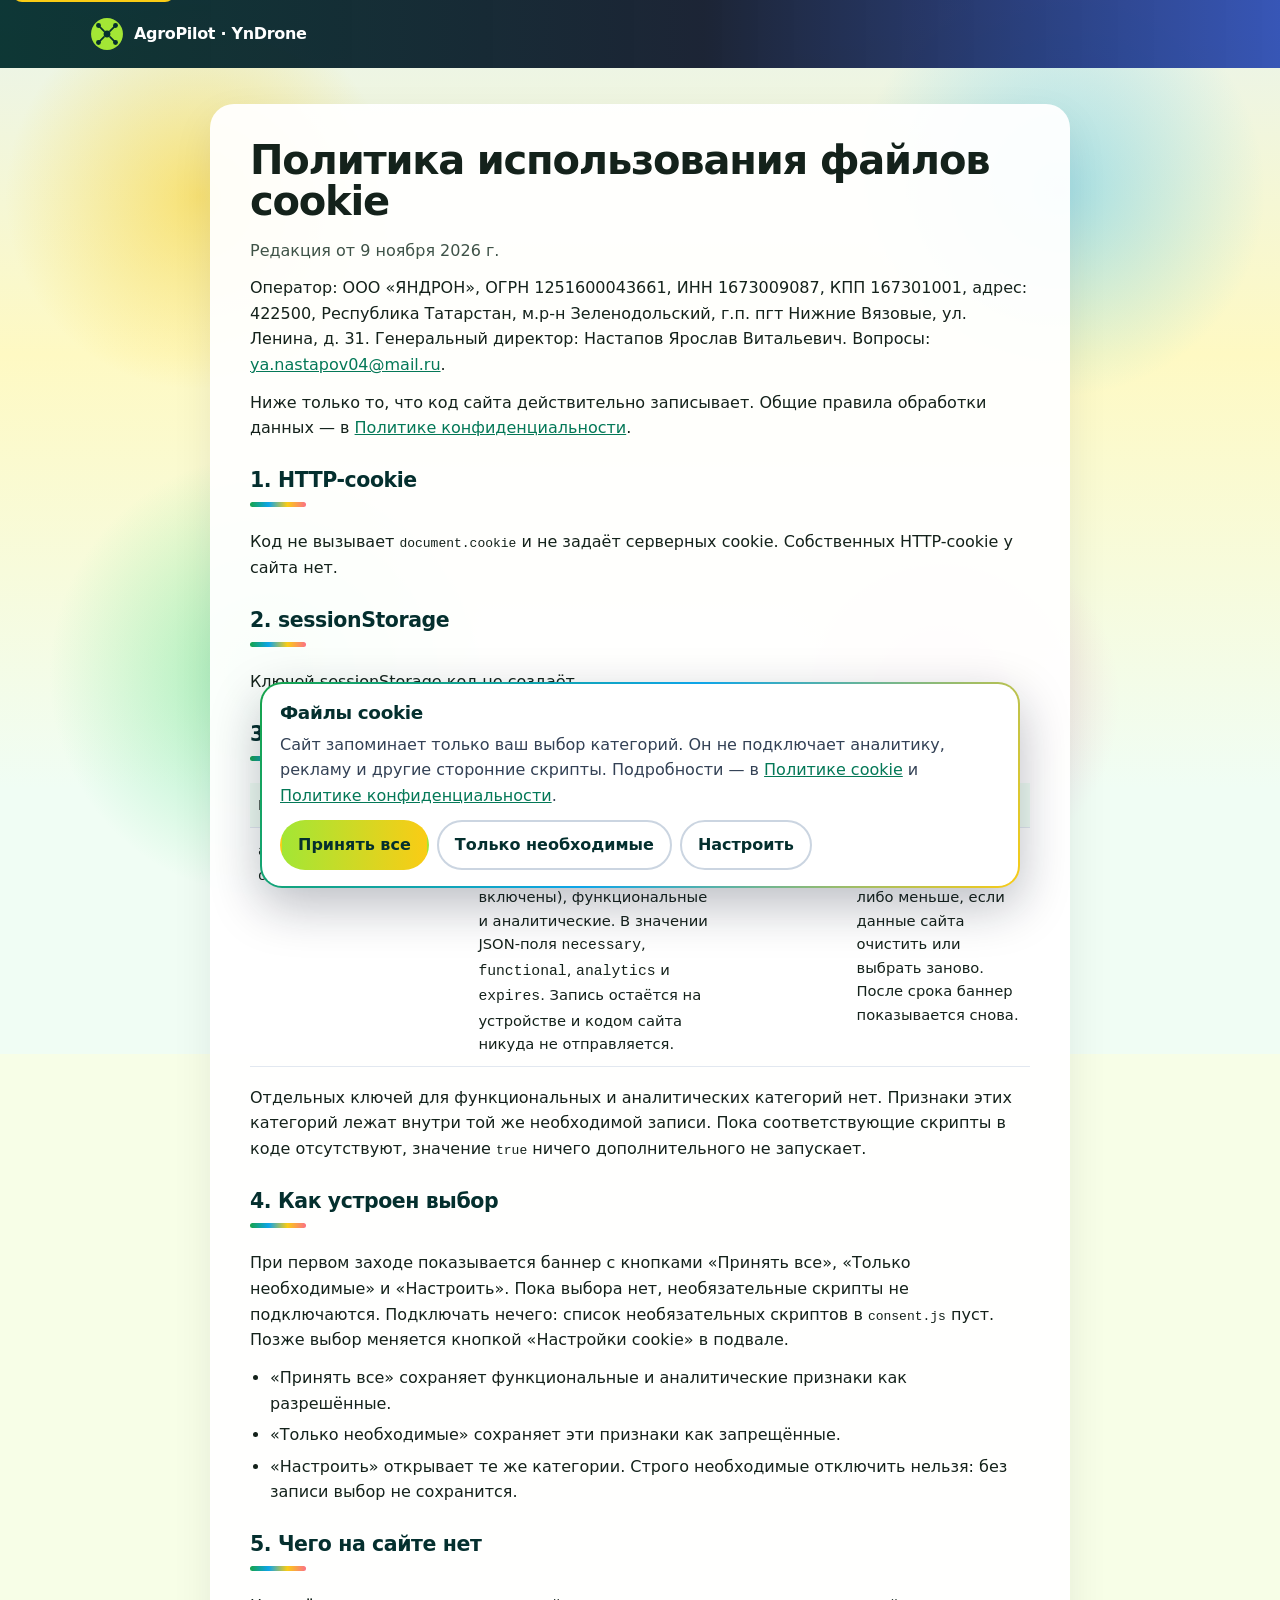
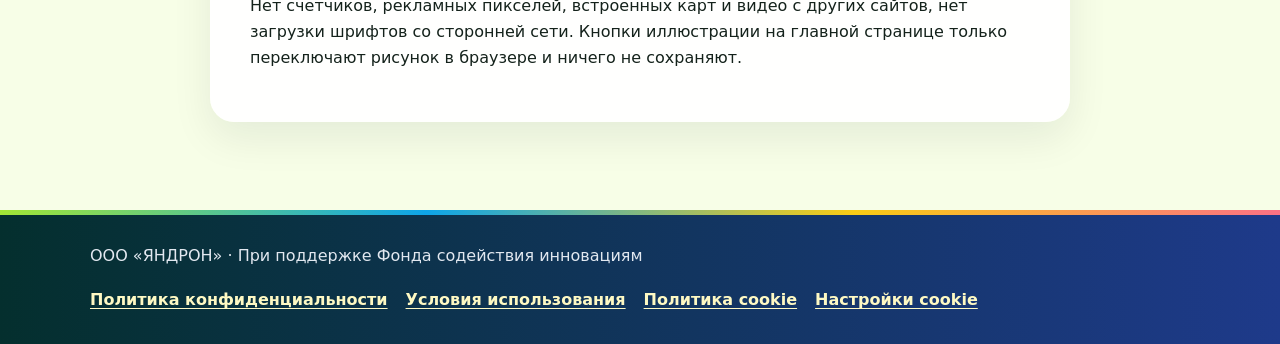
<file: cookies.html>
<!doctype html>
<html lang="ru">
<head>
  <meta charset="utf-8">
  <meta name="viewport" content="width=device-width, initial-scale=1">
  <title>Политика cookie · AgroPilot · YnDrone</title>
  <meta name="description" content="Какие cookie и ключи локального хранилища реально ставит сайт AgroPilot · YnDrone">
  <meta name="theme-color" content="#042f2e">
  <meta name="referrer" content="no-referrer">
  <link rel="icon" href="data:image/svg+xml,%3Csvg xmlns='http://www.w3.org/2000/svg' viewBox='0 0 32 32'%3E%3Crect width='32' height='32' rx='8' fill='%2316a34a'/%3E%3Cpath d='M6 16h20M10 10l6 6 6-6M10 22l6-6 6 6' stroke='%23fff' stroke-width='2' fill='none'/%3E%3Ccircle cx='16' cy='16' r='2.5' fill='%23facc15'/%3E%3C/svg%3E">
  <link rel="stylesheet" href="style.css">
  <script>document.documentElement.classList.add('js');if(matchMedia('(prefers-reduced-motion: reduce)').matches)document.documentElement.classList.add('rm');</script>
</head>
<body>
  <a class="skip" href="#main">К содержанию</a>
  <div class="mesh" aria-hidden="true"></div>
  <header class="legal-nav">
    <div class="wrap">
      <a class="logo" href="index.html">
        <svg viewBox="0 0 32 32" aria-hidden="true"><circle cx="16" cy="16" r="15" fill="#a3e635"/><g fill="none" stroke="#042f2e" stroke-width="1.6" stroke-linecap="round"><path d="M9 9l4.2 4.2M23 9l-4.2 4.2M9 23l4.2-4.2M23 23l-4.2-4.2"/></g><circle cx="16" cy="16" r="3.2" fill="#042f2e"/><circle cx="8" cy="8" r="2.3" fill="#042f2e"/><circle cx="24" cy="8" r="2.3" fill="#042f2e"/><circle cx="8" cy="24" r="2.3" fill="#042f2e"/><circle cx="24" cy="24" r="2.3" fill="#042f2e"/></svg>
        AgroPilot · YnDrone
      </a>
    </div>
  </header>
  <main id="main" class="legal-page">
    <article class="wrap legal">
      <h1>Политика использования файлов cookie</h1>
      <p class="meta">Редакция от 9 ноября 2026 г.</p>
      <p>Оператор: ООО «ЯНДРОН», ОГРН 1251600043661, ИНН 1673009087, КПП 167301001, адрес: 422500, Республика Татарстан, м.р-н Зеленодольский, г.п. пгт Нижние Вязовые, ул. Ленина, д. 31. Генеральный директор: Настапов Ярослав Витальевич. Вопросы: <a href="mailto:ya.nastapov04@mail.ru">ya.nastapov04@mail.ru</a>.</p>
      <p>Ниже только то, что код сайта действительно записывает. Общие правила обработки данных — в <a href="privacy.html">Политике конфиденциальности</a>.</p>

      <h2>1. HTTP-cookie</h2>
      <p>Код не вызывает <code>document.cookie</code> и не задаёт серверных cookie. Собственных HTTP-cookie у сайта нет.</p>

      <h2>2. sessionStorage</h2>
      <p>Ключей sessionStorage код не создаёт.</p>

      <h2>3. localStorage</h2>
      <div class="table-scroll">
        <table>
          <thead>
            <tr>
              <th>Ключ</th>
              <th>Где</th>
              <th>Зачем</th>
              <th>Тип</th>
              <th>Срок</th>
            </tr>
          </thead>
          <tbody>
            <tr>
              <td><code>agropilot-consent</code></td>
              <td>localStorage браузера</td>
              <td>Запомнить выбор: строго необходимые (всегда включены), функциональные и аналитические. В значении JSON-поля <code>necessary</code>, <code>functional</code>, <code>analytics</code> и <code>expires</code>. Запись остаётся на устройстве и кодом сайта никуда не отправляется.</td>
              <td>Строго необходимые</td>
              <td>12 месяцев с момента выбора, либо меньше, если данные сайта очистить или выбрать заново. После срока баннер показывается снова.</td>
            </tr>
          </tbody>
        </table>
      </div>
      <p>Отдельных ключей для функциональных и аналитических категорий нет. Признаки этих категорий лежат внутри той же необходимой записи. Пока соответствующие скрипты в коде отсутствуют, значение <code>true</code> ничего дополнительного не запускает.</p>

      <h2>4. Как устроен выбор</h2>
      <p>При первом заходе показывается баннер с кнопками «Принять все», «Только необходимые» и «Настроить». Пока выбора нет, необязательные скрипты не подключаются. Подключать нечего: список необязательных скриптов в <code>consent.js</code> пуст. Позже выбор меняется кнопкой «Настройки cookie» в подвале.</p>
      <ul>
        <li>«Принять все» сохраняет функциональные и аналитические признаки как разрешённые.</li>
        <li>«Только необходимые» сохраняет эти признаки как запрещённые.</li>
        <li>«Настроить» открывает те же категории. Строго необходимые отключить нельзя: без записи выбор не сохранится.</li>
      </ul>

      <h2>5. Чего на сайте нет</h2>
      <p>Нет счётчиков, рекламных пикселей, встроенных карт и видео с других сайтов, нет загрузки шрифтов со сторонней сети. Кнопки иллюстрации на главной странице только переключают рисунок в браузере и ничего не сохраняют.</p>
    </article>
  </main>
  <footer>
    <div class="wrap">
      <p>ООО «ЯНДРОН» · При поддержке Фонда содействия инновациям</p>
      <nav class="footer-links" aria-label="Правовая информация">
        <a href="privacy.html">Политика конфиденциальности</a>
        <a href="terms.html">Условия использования</a>
        <a href="cookies.html">Политика cookie</a>
        <button type="button" data-cookie-settings>Настройки cookie</button>
      </nav>
    </div>
  </footer>
  <script src="consent.js"></script>
</body>
</html>
</file>
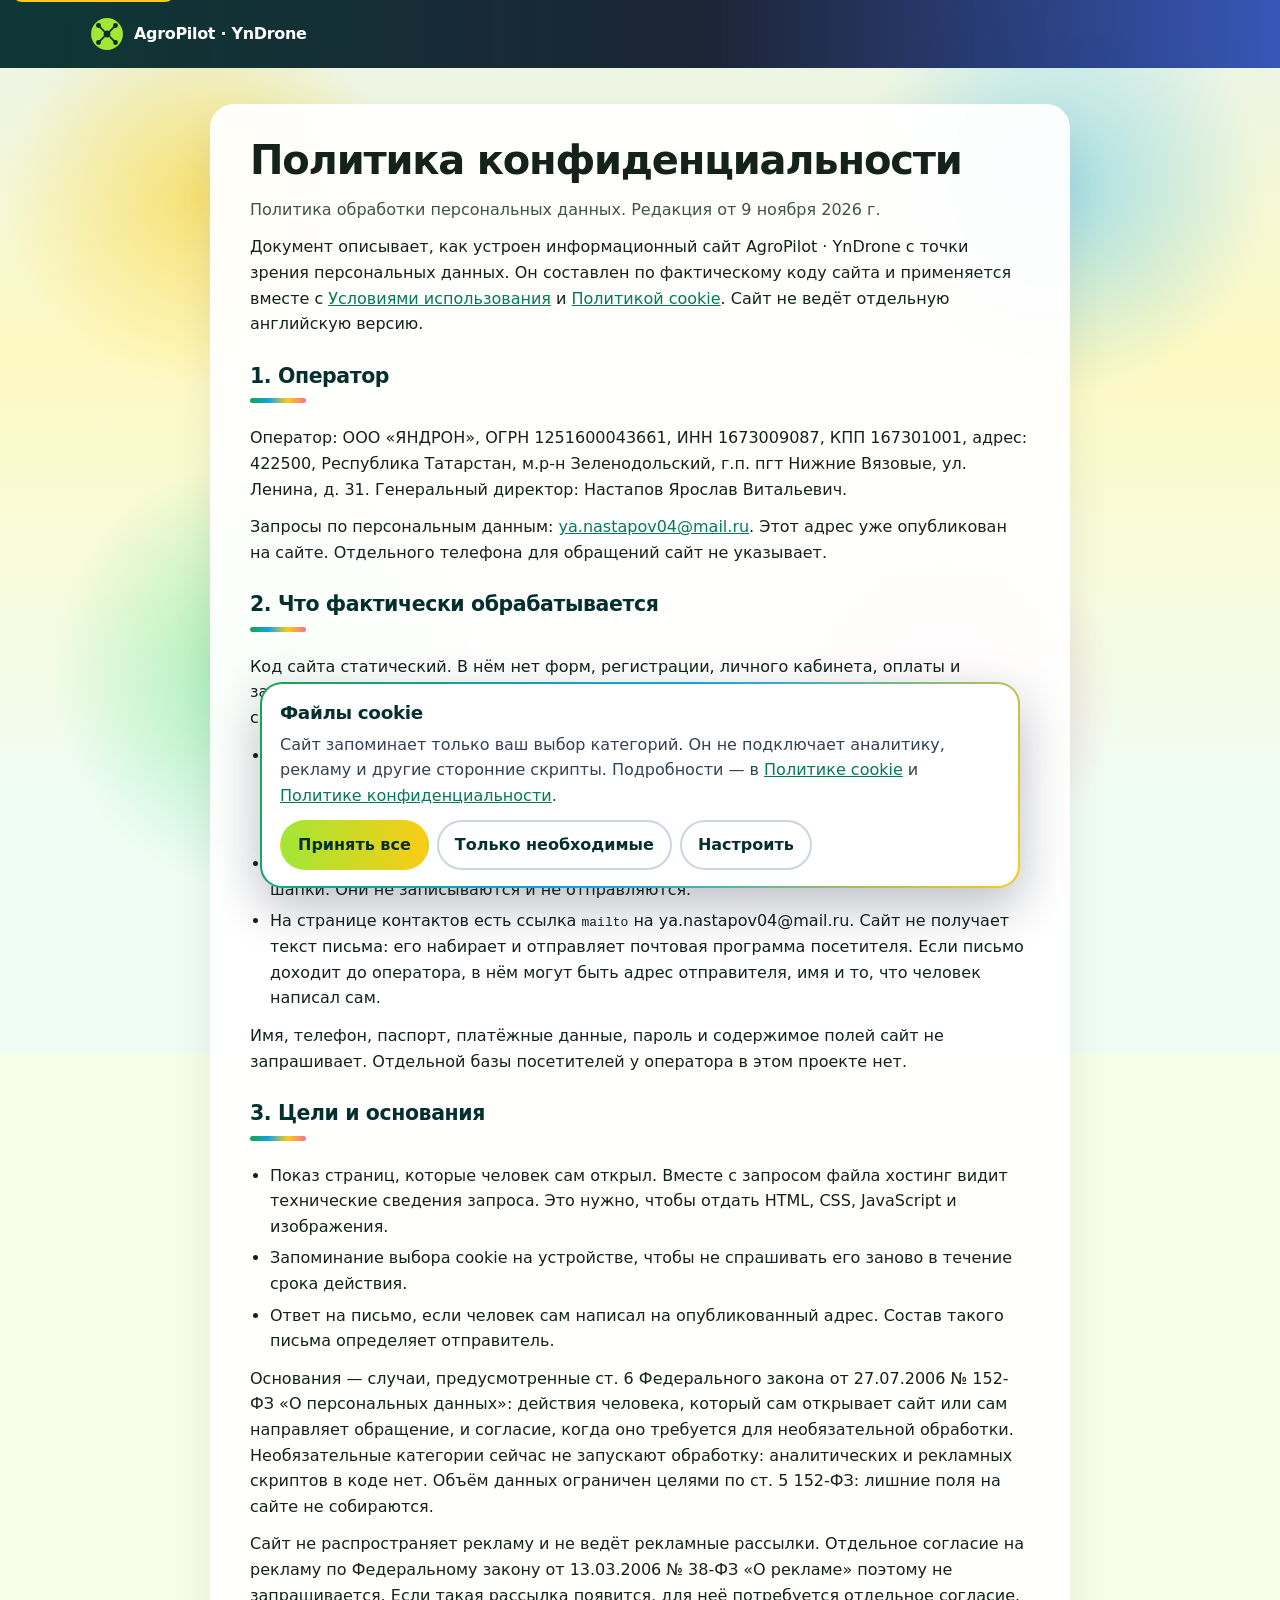
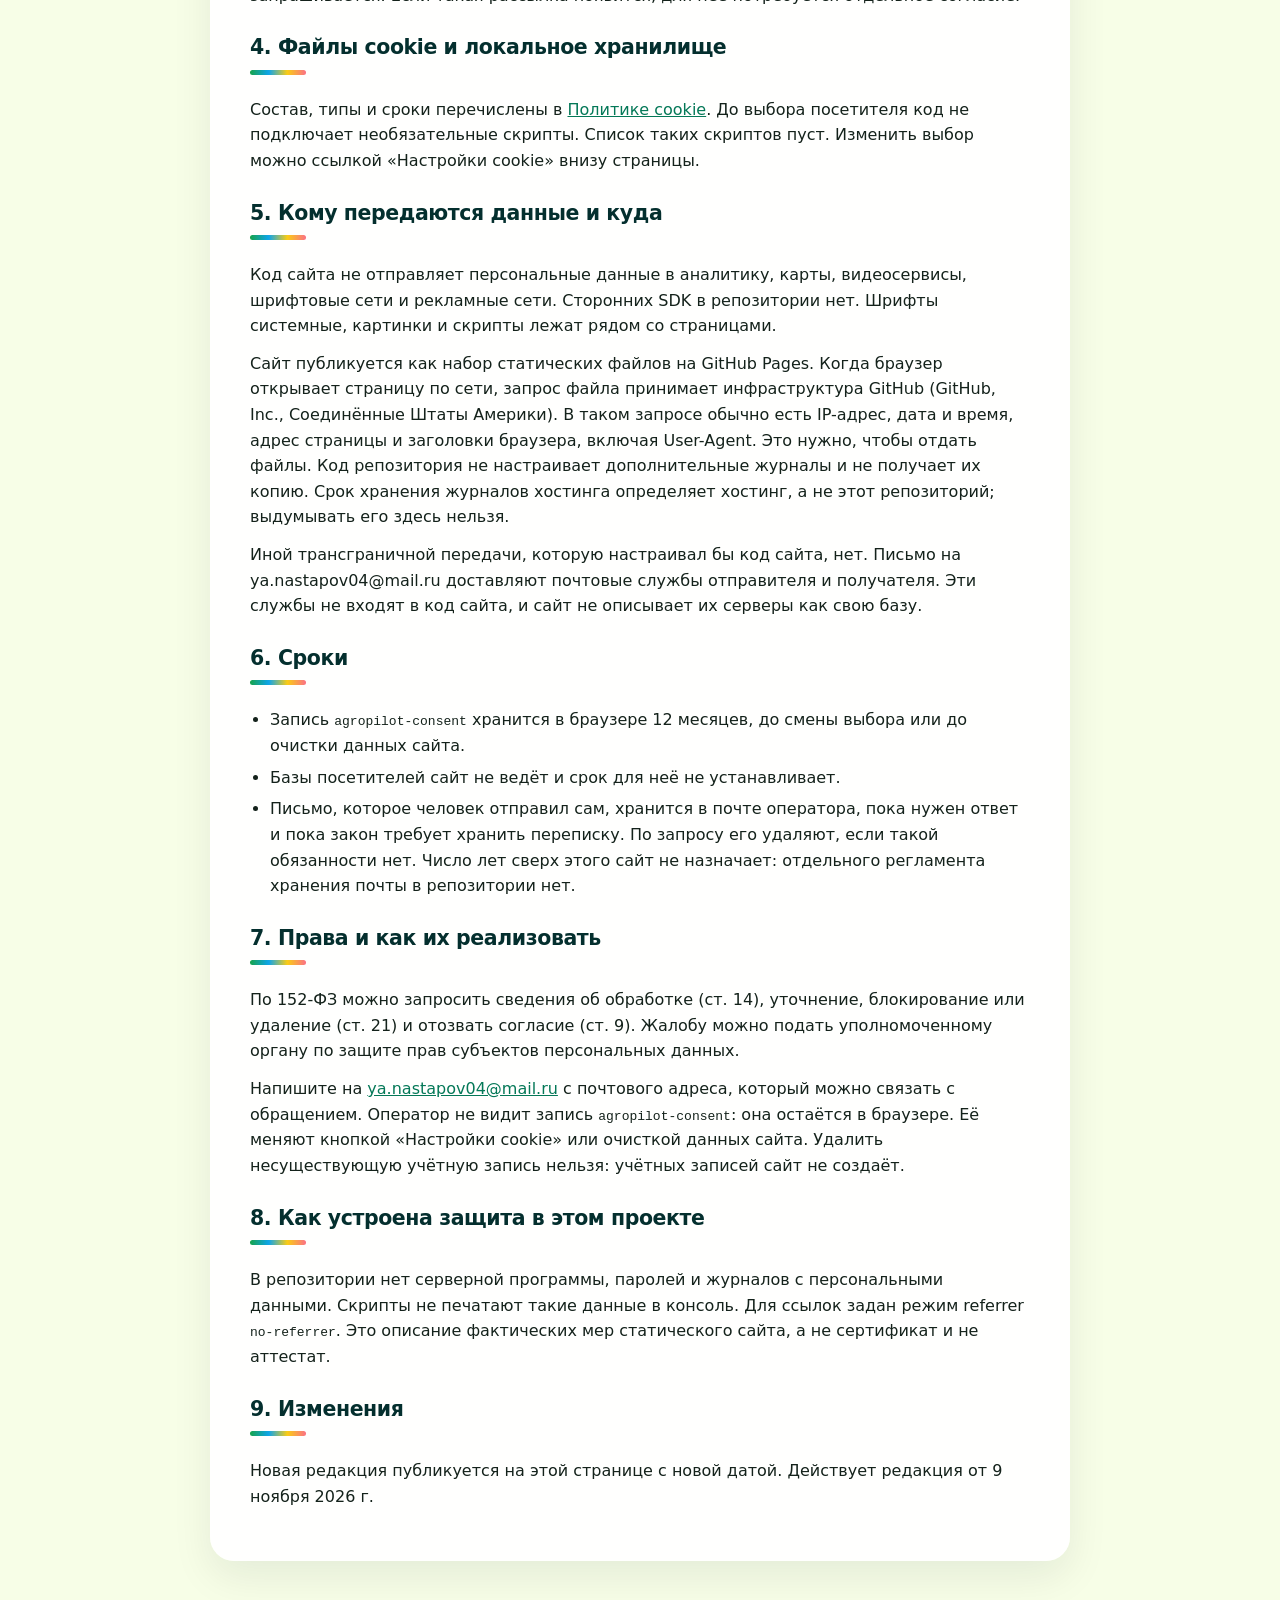
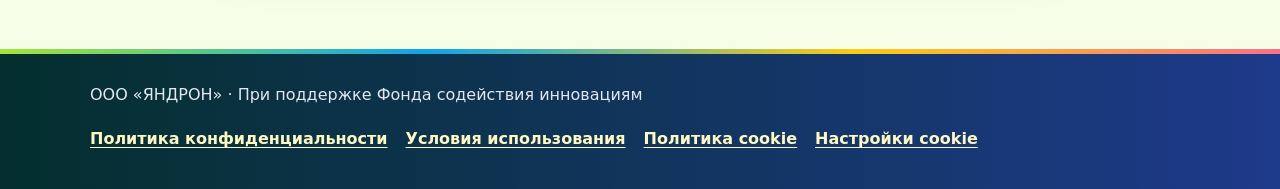
<file: privacy.html>
<!doctype html>
<html lang="ru">
<head>
  <meta charset="utf-8">
  <meta name="viewport" content="width=device-width, initial-scale=1">
  <title>Политика конфиденциальности · AgroPilot · YnDrone</title>
  <meta name="description" content="Политика обработки персональных данных ООО «ЯНДРОН» для сайта AgroPilot · YnDrone">
  <meta name="theme-color" content="#042f2e">
  <meta name="referrer" content="no-referrer">
  <link rel="icon" href="data:image/svg+xml,%3Csvg xmlns='http://www.w3.org/2000/svg' viewBox='0 0 32 32'%3E%3Crect width='32' height='32' rx='8' fill='%2316a34a'/%3E%3Cpath d='M6 16h20M10 10l6 6 6-6M10 22l6-6 6 6' stroke='%23fff' stroke-width='2' fill='none'/%3E%3Ccircle cx='16' cy='16' r='2.5' fill='%23facc15'/%3E%3C/svg%3E">
  <link rel="stylesheet" href="style.css">
  <script>document.documentElement.classList.add('js');if(matchMedia('(prefers-reduced-motion: reduce)').matches)document.documentElement.classList.add('rm');</script>
</head>
<body>
  <a class="skip" href="#main">К содержанию</a>
  <div class="mesh" aria-hidden="true"></div>
  <header class="legal-nav">
    <div class="wrap">
      <a class="logo" href="index.html">
        <svg viewBox="0 0 32 32" aria-hidden="true"><circle cx="16" cy="16" r="15" fill="#a3e635"/><g fill="none" stroke="#042f2e" stroke-width="1.6" stroke-linecap="round"><path d="M9 9l4.2 4.2M23 9l-4.2 4.2M9 23l4.2-4.2M23 23l-4.2-4.2"/></g><circle cx="16" cy="16" r="3.2" fill="#042f2e"/><circle cx="8" cy="8" r="2.3" fill="#042f2e"/><circle cx="24" cy="8" r="2.3" fill="#042f2e"/><circle cx="8" cy="24" r="2.3" fill="#042f2e"/><circle cx="24" cy="24" r="2.3" fill="#042f2e"/></svg>
        AgroPilot · YnDrone
      </a>
    </div>
  </header>
  <main id="main" class="legal-page">
    <article class="wrap legal">
      <h1>Политика конфиденциальности</h1>
      <p class="meta">Политика обработки персональных данных. Редакция от 9 ноября 2026 г.</p>
      <p>Документ описывает, как устроен информационный сайт AgroPilot · YnDrone с точки зрения персональных данных. Он составлен по фактическому коду сайта и применяется вместе с <a href="terms.html">Условиями использования</a> и <a href="cookies.html">Политикой cookie</a>. Сайт не ведёт отдельную английскую версию.</p>

      <h2>1. Оператор</h2>
      <p>Оператор: ООО «ЯНДРОН», ОГРН 1251600043661, ИНН 1673009087, КПП 167301001, адрес: 422500, Республика Татарстан, м.р-н Зеленодольский, г.п. пгт Нижние Вязовые, ул. Ленина, д. 31. Генеральный директор: Настапов Ярослав Витальевич.</p>
      <p>Запросы по персональным данным: <a href="mailto:ya.nastapov04@mail.ru">ya.nastapov04@mail.ru</a>. Этот адрес уже опубликован на сайте. Отдельного телефона для обращений сайт не указывает.</p>

      <h2>2. Что фактически обрабатывается</h2>
      <p>Код сайта статический. В нём нет форм, регистрации, личного кабинета, оплаты и запросов к собственному серверу оператора. Скрипты не отправляют введённые сведения, потому что полей ввода персональных данных нет.</p>
      <ul>
        <li>На устройстве посетителя сохраняется только выбор категорий cookie. Ключ localStorage <code>agropilot-consent</code> содержит признаки «необходимые», «функциональные», «аналитические» и срок действия. Запись не уходит на сервер. Других ключей localStorage и sessionStorage код не создаёт. HTTP-cookie код не ставит.</li>
        <li>Координаты указателя используются в памяти браузера только чтобы сдвинуть слои шапки. Они не записываются и не отправляются.</li>
        <li>На странице контактов есть ссылка <code>mailto</code> на ya.nastapov04@mail.ru. Сайт не получает текст письма: его набирает и отправляет почтовая программа посетителя. Если письмо доходит до оператора, в нём могут быть адрес отправителя, имя и то, что человек написал сам.</li>
      </ul>
      <p>Имя, телефон, паспорт, платёжные данные, пароль и содержимое полей сайт не запрашивает. Отдельной базы посетителей у оператора в этом проекте нет.</p>

      <h2>3. Цели и основания</h2>
      <ul>
        <li>Показ страниц, которые человек сам открыл. Вместе с запросом файла хостинг видит технические сведения запроса. Это нужно, чтобы отдать HTML, CSS, JavaScript и изображения.</li>
        <li>Запоминание выбора cookie на устройстве, чтобы не спрашивать его заново в течение срока действия.</li>
        <li>Ответ на письмо, если человек сам написал на опубликованный адрес. Состав такого письма определяет отправитель.</li>
      </ul>
      <p>Основания — случаи, предусмотренные ст. 6 Федерального закона от 27.07.2006 № 152-ФЗ «О персональных данных»: действия человека, который сам открывает сайт или сам направляет обращение, и согласие, когда оно требуется для необязательной обработки. Необязательные категории сейчас не запускают обработку: аналитических и рекламных скриптов в коде нет. Объём данных ограничен целями по ст. 5 152-ФЗ: лишние поля на сайте не собираются.</p>
      <p>Сайт не распространяет рекламу и не ведёт рекламные рассылки. Отдельное согласие на рекламу по Федеральному закону от 13.03.2006 № 38-ФЗ «О рекламе» поэтому не запрашивается. Если такая рассылка появится, для неё потребуется отдельное согласие.</p>

      <h2>4. Файлы cookie и локальное хранилище</h2>
      <p>Состав, типы и сроки перечислены в <a href="cookies.html">Политике cookie</a>. До выбора посетителя код не подключает необязательные скрипты. Список таких скриптов пуст. Изменить выбор можно ссылкой «Настройки cookie» внизу страницы.</p>

      <h2>5. Кому передаются данные и куда</h2>
      <p>Код сайта не отправляет персональные данные в аналитику, карты, видеосервисы, шрифтовые сети и рекламные сети. Сторонних SDK в репозитории нет. Шрифты системные, картинки и скрипты лежат рядом со страницами.</p>
      <p>Сайт публикуется как набор статических файлов на GitHub Pages. Когда браузер открывает страницу по сети, запрос файла принимает инфраструктура GitHub (GitHub, Inc., Соединённые Штаты Америки). В таком запросе обычно есть IP-адрес, дата и время, адрес страницы и заголовки браузера, включая User-Agent. Это нужно, чтобы отдать файлы. Код репозитория не настраивает дополнительные журналы и не получает их копию. Срок хранения журналов хостинга определяет хостинг, а не этот репозиторий; выдумывать его здесь нельзя.</p>
      <p>Иной трансграничной передачи, которую настраивал бы код сайта, нет. Письмо на ya.nastapov04@mail.ru доставляют почтовые службы отправителя и получателя. Эти службы не входят в код сайта, и сайт не описывает их серверы как свою базу.</p>

      <h2>6. Сроки</h2>
      <ul>
        <li>Запись <code>agropilot-consent</code> хранится в браузере 12 месяцев, до смены выбора или до очистки данных сайта.</li>
        <li>Базы посетителей сайт не ведёт и срок для неё не устанавливает.</li>
        <li>Письмо, которое человек отправил сам, хранится в почте оператора, пока нужен ответ и пока закон требует хранить переписку. По запросу его удаляют, если такой обязанности нет. Число лет сверх этого сайт не назначает: отдельного регламента хранения почты в репозитории нет.</li>
      </ul>

      <h2>7. Права и как их реализовать</h2>
      <p>По 152-ФЗ можно запросить сведения об обработке (ст. 14), уточнение, блокирование или удаление (ст. 21) и отозвать согласие (ст. 9). Жалобу можно подать уполномоченному органу по защите прав субъектов персональных данных.</p>
      <p>Напишите на <a href="mailto:ya.nastapov04@mail.ru">ya.nastapov04@mail.ru</a> с почтового адреса, который можно связать с обращением. Оператор не видит запись <code>agropilot-consent</code>: она остаётся в браузере. Её меняют кнопкой «Настройки cookie» или очисткой данных сайта. Удалить несуществующую учётную запись нельзя: учётных записей сайт не создаёт.</p>

      <h2>8. Как устроена защита в этом проекте</h2>
      <p>В репозитории нет серверной программы, паролей и журналов с персональными данными. Скрипты не печатают такие данные в консоль. Для ссылок задан режим referrer <code>no-referrer</code>. Это описание фактических мер статического сайта, а не сертификат и не аттестат.</p>

      <h2>9. Изменения</h2>
      <p>Новая редакция публикуется на этой странице с новой датой. Действует редакция от 9 ноября 2026 г.</p>
    </article>
  </main>
  <footer>
    <div class="wrap">
      <p>ООО «ЯНДРОН» · При поддержке Фонда содействия инновациям</p>
      <nav class="footer-links" aria-label="Правовая информация">
        <a href="privacy.html">Политика конфиденциальности</a>
        <a href="terms.html">Условия использования</a>
        <a href="cookies.html">Политика cookie</a>
        <button type="button" data-cookie-settings>Настройки cookie</button>
      </nav>
    </div>
  </footer>
  <script src="consent.js"></script>
</body>
</html>
</file>
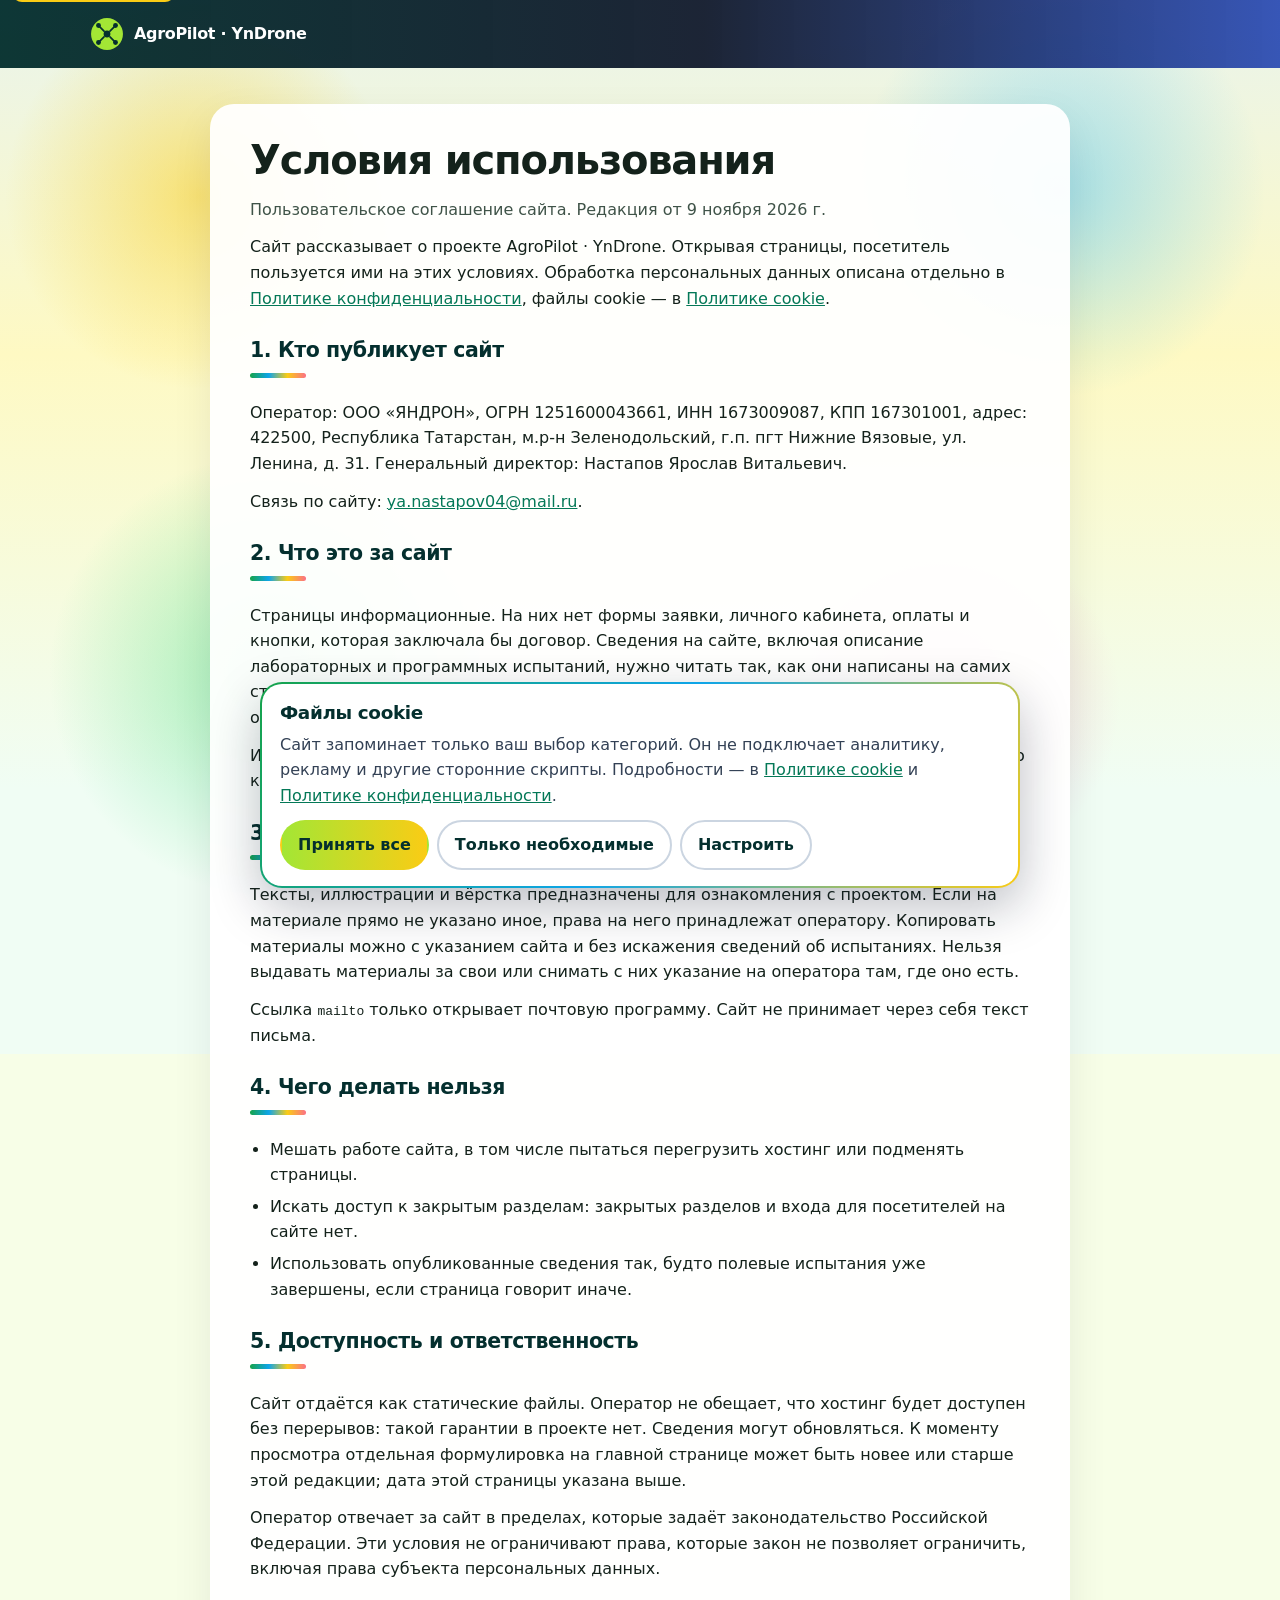
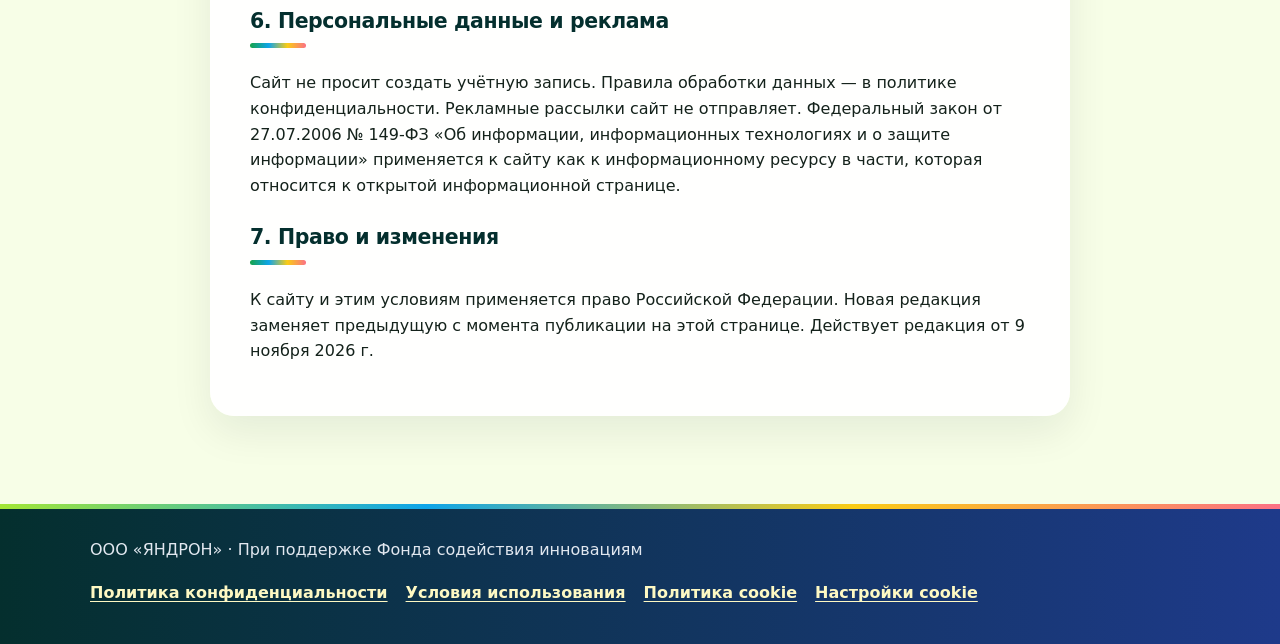
<file: terms.html>
<!doctype html>
<html lang="ru">
<head>
  <meta charset="utf-8">
  <meta name="viewport" content="width=device-width, initial-scale=1">
  <title>Условия использования · AgroPilot · YnDrone</title>
  <meta name="description" content="Пользовательское соглашение сайта AgroPilot · YnDrone, оператор ООО «ЯНДРОН»">
  <meta name="theme-color" content="#042f2e">
  <meta name="referrer" content="no-referrer">
  <link rel="icon" href="data:image/svg+xml,%3Csvg xmlns='http://www.w3.org/2000/svg' viewBox='0 0 32 32'%3E%3Crect width='32' height='32' rx='8' fill='%2316a34a'/%3E%3Cpath d='M6 16h20M10 10l6 6 6-6M10 22l6-6 6 6' stroke='%23fff' stroke-width='2' fill='none'/%3E%3Ccircle cx='16' cy='16' r='2.5' fill='%23facc15'/%3E%3C/svg%3E">
  <link rel="stylesheet" href="style.css">
  <script>document.documentElement.classList.add('js');if(matchMedia('(prefers-reduced-motion: reduce)').matches)document.documentElement.classList.add('rm');</script>
</head>
<body>
  <a class="skip" href="#main">К содержанию</a>
  <div class="mesh" aria-hidden="true"></div>
  <header class="legal-nav">
    <div class="wrap">
      <a class="logo" href="index.html">
        <svg viewBox="0 0 32 32" aria-hidden="true"><circle cx="16" cy="16" r="15" fill="#a3e635"/><g fill="none" stroke="#042f2e" stroke-width="1.6" stroke-linecap="round"><path d="M9 9l4.2 4.2M23 9l-4.2 4.2M9 23l4.2-4.2M23 23l-4.2-4.2"/></g><circle cx="16" cy="16" r="3.2" fill="#042f2e"/><circle cx="8" cy="8" r="2.3" fill="#042f2e"/><circle cx="24" cy="8" r="2.3" fill="#042f2e"/><circle cx="8" cy="24" r="2.3" fill="#042f2e"/><circle cx="24" cy="24" r="2.3" fill="#042f2e"/></svg>
        AgroPilot · YnDrone
      </a>
    </div>
  </header>
  <main id="main" class="legal-page">
    <article class="wrap legal">
      <h1>Условия использования</h1>
      <p class="meta">Пользовательское соглашение сайта. Редакция от 9 ноября 2026 г.</p>
      <p>Сайт рассказывает о проекте AgroPilot · YnDrone. Открывая страницы, посетитель пользуется ими на этих условиях. Обработка персональных данных описана отдельно в <a href="privacy.html">Политике конфиденциальности</a>, файлы cookie — в <a href="cookies.html">Политике cookie</a>.</p>

      <h2>1. Кто публикует сайт</h2>
      <p>Оператор: ООО «ЯНДРОН», ОГРН 1251600043661, ИНН 1673009087, КПП 167301001, адрес: 422500, Республика Татарстан, м.р-н Зеленодольский, г.п. пгт Нижние Вязовые, ул. Ленина, д. 31. Генеральный директор: Настапов Ярослав Витальевич.</p>
      <p>Связь по сайту: <a href="mailto:ya.nastapov04@mail.ru">ya.nastapov04@mail.ru</a>.</p>

      <h2>2. Что это за сайт</h2>
      <p>Страницы информационные. На них нет формы заявки, личного кабинета, оплаты и кнопки, которая заключала бы договор. Сведения на сайте, включая описание лабораторных и программных испытаний, нужно читать так, как они написаны на самих страницах. Эти условия не добавляют результатов испытаний и не меняют опубликованные формулировки.</p>
      <p>Информация на сайте не является публичной офертой в смысле статьи 437 Гражданского кодекса Российской Федерации.</p>

      <h2>3. Как можно пользоваться материалами</h2>
      <p>Тексты, иллюстрации и вёрстка предназначены для ознакомления с проектом. Если на материале прямо не указано иное, права на него принадлежат оператору. Копировать материалы можно с указанием сайта и без искажения сведений об испытаниях. Нельзя выдавать материалы за свои или снимать с них указание на оператора там, где оно есть.</p>
      <p>Ссылка <code>mailto</code> только открывает почтовую программу. Сайт не принимает через себя текст письма.</p>

      <h2>4. Чего делать нельзя</h2>
      <ul>
        <li>Мешать работе сайта, в том числе пытаться перегрузить хостинг или подменять страницы.</li>
        <li>Искать доступ к закрытым разделам: закрытых разделов и входа для посетителей на сайте нет.</li>
        <li>Использовать опубликованные сведения так, будто полевые испытания уже завершены, если страница говорит иначе.</li>
      </ul>

      <h2>5. Доступность и ответственность</h2>
      <p>Сайт отдаётся как статические файлы. Оператор не обещает, что хостинг будет доступен без перерывов: такой гарантии в проекте нет. Сведения могут обновляться. К моменту просмотра отдельная формулировка на главной странице может быть новее или старше этой редакции; дата этой страницы указана выше.</p>
      <p>Оператор отвечает за сайт в пределах, которые задаёт законодательство Российской Федерации. Эти условия не ограничивают права, которые закон не позволяет ограничить, включая права субъекта персональных данных.</p>

      <h2>6. Персональные данные и реклама</h2>
      <p>Сайт не просит создать учётную запись. Правила обработки данных — в политике конфиденциальности. Рекламные рассылки сайт не отправляет. Федеральный закон от 27.07.2006 № 149-ФЗ «Об информации, информационных технологиях и о защите информации» применяется к сайту как к информационному ресурсу в части, которая относится к открытой информационной странице.</p>

      <h2>7. Право и изменения</h2>
      <p>К сайту и этим условиям применяется право Российской Федерации. Новая редакция заменяет предыдущую с момента публикации на этой странице. Действует редакция от 9 ноября 2026 г.</p>
    </article>
  </main>
  <footer>
    <div class="wrap">
      <p>ООО «ЯНДРОН» · При поддержке Фонда содействия инновациям</p>
      <nav class="footer-links" aria-label="Правовая информация">
        <a href="privacy.html">Политика конфиденциальности</a>
        <a href="terms.html">Условия использования</a>
        <a href="cookies.html">Политика cookie</a>
        <button type="button" data-cookie-settings>Настройки cookie</button>
      </nav>
    </div>
  </footer>
  <script src="consent.js"></script>
</body>
</html>
</file>
<file: style.css>
:root {
  --ink: #14221b;
  --muted: #3f5348;
  --green: #16a34a;
  --lime: #a3e635;
  --teal: #0f766e;
  --sky: #0ea5e9;
  --gold: #facc15;
  --amber: #f59e0b;
  --rose: #fb7185;
  --violet: #7c3aed;
  --night: #042f2e;
  --a: var(--green);
  --b: var(--lime);
  --c: #065f46;
  --d: var(--night);
  --nav: 68px;
  --ease: cubic-bezier(.2, .8, .2, 1);
}

* { box-sizing: border-box; }
html { scroll-behavior: smooth; scroll-padding-top: calc(var(--nav) + 10px); scrollbar-color: var(--green) #ecfccb; }
body {
  margin: 0;
  font-family: "Segoe UI", system-ui, -apple-system, Roboto, "Helvetica Neue", Arial, "Noto Sans", sans-serif;
  color: var(--ink);
  line-height: 1.6;
  background: #f7fee7;
}
img { max-width: 100%; height: auto; display: block; }
button, input { font: inherit; }
a { color: #047857; }
a:hover { color: #065f46; }
:focus-visible { outline: 3px solid var(--amber); outline-offset: 3px; }
::selection { background: var(--gold); color: var(--night); }
.wrap { max-width: 1140px; margin: 0 auto; padding: 0 20px; }
section { position: relative; padding: 80px 0; }
h1 { font-size: clamp(2.4rem, 6vw, 4.5rem); line-height: 1.02; margin: 0 0 16px; letter-spacing: -.03em; }
h2 { font-size: clamp(1.7rem, 3.6vw, 2.5rem); line-height: 1.15; margin: 0 0 22px; color: var(--night); letter-spacing: -.02em; }
h2::after {
  content: "";
  display: block;
  width: 84px;
  height: 7px;
  margin-top: 10px;
  border-radius: 99px;
  background: linear-gradient(90deg, var(--green), var(--sky), var(--gold), var(--rose));
}
h3 { margin: 0 0 8px; line-height: 1.3; }
p { margin: 0 0 12px; }

.skip {
  position: absolute;
  left: 12px;
  top: -40px;
  z-index: 90;
  background: var(--gold);
  color: var(--night);
  padding: 8px 12px;
  border-radius: 10px;
  font-weight: 700;
}
.skip:focus { top: 10px; }

.scroller {
  position: fixed;
  top: 0; left: 0; right: 0;
  height: 4px;
  z-index: 80;
  transform-origin: 0 50%;
  transform: scaleX(0);
  background: linear-gradient(90deg, var(--green), var(--sky), var(--gold), var(--rose), var(--violet));
  pointer-events: none;
}

.mesh {
  position: fixed;
  inset: -12vmax;
  z-index: -1;
  pointer-events: none;
  background:
    radial-gradient(closest-side, rgba(250, 204, 21, .5), transparent 72%) 8% 12% / 42vmax 42vmax no-repeat,
    radial-gradient(closest-side, rgba(56, 189, 248, .42), transparent 70%) 92% 8% / 46vmax 46vmax no-repeat,
    radial-gradient(closest-side, rgba(244, 114, 182, .34), transparent 70%) 78% 86% / 40vmax 40vmax no-repeat,
    radial-gradient(closest-side, rgba(74, 222, 128, .5), transparent 72%) 12% 88% / 48vmax 48vmax no-repeat,
    linear-gradient(180deg, #e0f2fe, #fef9c3 42%, #f0fdf4 78%);
  animation: mesh 26s ease-in-out infinite alternate;
}
@keyframes mesh { to { transform: translate3d(-2.5%, 1.5%, 0) scale(1.05); } }

#topnav {
  position: sticky;
  top: 0;
  z-index: 50;
  height: var(--nav);
  background: linear-gradient(90deg, rgba(4, 47, 46, .92), rgba(15, 23, 42, .9) 55%, rgba(30, 64, 175, .82));
  backdrop-filter: blur(12px);
  -webkit-backdrop-filter: blur(12px);
  border-bottom: 1px solid rgba(255, 255, 255, .12);
  box-shadow: 0 8px 24px rgba(4, 47, 46, .18);
}
#topnav .wrap { display: flex; align-items: center; justify-content: space-between; height: 100%; gap: 16px; }
.logo { display: flex; align-items: center; gap: 10px; color: #fff; font-weight: 800; text-decoration: none; white-space: nowrap; letter-spacing: -.02em; }
.logo svg { width: 34px; height: 34px; flex: none; }
#topnav ul { display: flex; gap: 2px; list-style: none; margin: 0; padding: 0; overflow-x: auto; scrollbar-width: none; }
#topnav ul::-webkit-scrollbar { display: none; }
#topnav ul a {
  color: #ecfeff;
  text-decoration: none;
  padding: 7px 9px;
  border-radius: 999px;
  font-size: .84rem;
  white-space: nowrap;
  transition: background .25s var(--ease), color .25s, transform .25s var(--ease);
}
#topnav ul a:hover { background: rgba(255, 255, 255, .14); transform: translateY(-1px); }
#topnav ul a.active { background: linear-gradient(90deg, var(--lime), var(--gold)); color: var(--night); font-weight: 700; }
.burger { display: none; background: none; border: 0; padding: 8px; cursor: pointer; }
.burger span { display: block; width: 24px; height: 2px; background: #fff; margin: 5px 0; transition: .3s var(--ease); }
.burger[aria-expanded="true"] span:nth-child(1) { transform: translateY(7px) rotate(45deg); }
.burger[aria-expanded="true"] span:nth-child(2) { opacity: 0; }
.burger[aria-expanded="true"] span:nth-child(3) { transform: translateY(-7px) rotate(-45deg); }

.hero {
  position: relative;
  overflow: hidden;
  min-height: calc(100vh - var(--nav));
  display: flex;
  align-items: center;
  color: #fff;
  padding: 64px 0 180px;
  background: linear-gradient(120deg, #022c22, #0f766e 28%, #0369a1 55%, #4d7c0f 78%, #b45309);
  background-size: 280% 280%;
  animation: grad 18s ease infinite;
}
@keyframes grad { 0%, 100% { background-position: 0% 50%; } 50% { background-position: 100% 50%; } }
.sky, #fx, .hero-field { position: absolute; inset: 0; }
.sky, .sky *, .hero-field, .hero-field *, #fx { pointer-events: none; }
.sky > [data-depth] { position: absolute; inset: 0; }
#fx { width: 100%; height: 100%; z-index: 1; }
.hero-field { inset: auto 0 0 0; height: 46%; z-index: 1; }
.hero-field svg.field, .viewport > svg { width: 100%; height: 100%; display: block; }
.sky { z-index: 0; }
.aurora i {
  position: absolute;
  display: block;
  border-radius: 50%;
  filter: blur(28px);
  opacity: .55;
  animation: drift 18s ease-in-out infinite alternate;
}
.aurora i:nth-child(1) { width: 34vmax; height: 34vmax; background: #fde047; top: -12vmax; left: -8vmax; }
.aurora i:nth-child(2) { width: 32vmax; height: 32vmax; background: #38bdf8; top: -14vmax; right: -8vmax; animation-delay: -6s; }
.aurora i:nth-child(3) { width: 24vmax; height: 24vmax; background: #fb7185; bottom: 8%; left: 38%; opacity: .28; animation-delay: -11s; }
.aurora i:nth-child(4) { width: 30vmax; height: 30vmax; background: #a3e635; bottom: -12vmax; right: 6%; animation-delay: -3s; }
@keyframes drift { to { transform: translate3d(30px, 24px, 0) scale(1.08); } }
.sun {
  position: absolute;
  width: 120px; height: 120px;
  border-radius: 50%;
  right: 12%; top: 14%;
  background: radial-gradient(circle, #fff7ad, #facc15 45%, rgba(250, 204, 21, 0) 70%);
  animation: pulse 5s ease-in-out infinite;
}
.cloud {
  position: absolute;
  height: 46px;
  border-radius: 40px;
  background: rgba(255, 255, 255, .78);
  animation: floaty 14s ease-in-out infinite;
}
.cloud::before, .cloud::after {
  content: "";
  position: absolute;
  background: inherit;
  border-radius: 50%;
}
.cloud::before { width: 46px; height: 46px; top: -22px; left: 18px; }
.cloud::after { width: 64px; height: 64px; top: -34px; left: 48px; }
.c1 { width: 130px; top: 18%; left: 8%; }
.c2 { width: 100px; top: 30%; right: 18%; animation-delay: -5s; opacity: .7; }
@keyframes floaty { 50% { transform: translate3d(26px, 10px, 0); } }
.hero-drone, .drone-slot { position: absolute; z-index: 2; pointer-events: none; }
.hero-drone { width: 136px; left: 7%; bottom: 22%; animation: cruise 16s ease-in-out infinite alternate; }
@keyframes cruise {
  0% { transform: translate3d(0, 0, 0); }
  100% { transform: translate3d(62vw, -36px, 0); }
}
.hero-grid { position: relative; z-index: 2; display: grid; grid-template-columns: 1.05fr .95fr; gap: 36px; align-items: center; width: 100%; }
.hero p { font-size: clamp(1.05rem, 2vw, 1.28rem); color: #f0fdf4; max-width: 38rem; text-shadow: 0 2px 18px rgba(0, 0, 0, .28); }
.hero h1 { text-shadow: 0 8px 30px rgba(0, 0, 0, .28); }
.frame {
  padding: 5px;
  border-radius: 30px;
  background: linear-gradient(120deg, #facc15, #4ade80, #38bdf8, #f472b6, #facc15);
  background-size: 300% 300%;
  animation: grad 8s linear infinite;
  box-shadow: 0 30px 70px rgba(0, 0, 0, .35);
}
.frame img { border-radius: 25px; width: 100%; background: #f4f7ef; animation: bob 6s ease-in-out infinite; }
@keyframes bob { 50% { transform: translateY(-10px); } }
@keyframes pulse { 50% { transform: scale(1.08); } }
@keyframes spin { to { transform: rotate(360deg); } }

.btn {
  position: relative;
  isolation: isolate;
  overflow: hidden;
  display: inline-block;
  margin-top: 8px;
  padding: 14px 28px;
  border-radius: 999px;
  background: linear-gradient(90deg, var(--lime), var(--gold));
  color: var(--night);
  font-weight: 800;
  text-decoration: none;
  box-shadow: 0 10px 28px rgba(250, 204, 21, .35);
  transition: transform .25s var(--ease), box-shadow .25s;
}
.btn:hover { color: var(--night); transform: translateY(-4px) scale(1.04); box-shadow: 0 16px 36px rgba(163, 230, 53, .45); }
.btn::after, .card::after, .fc::after {
  content: "";
  position: absolute;
  inset: 0;
  background: linear-gradient(115deg, transparent 32%, rgba(255, 255, 255, .55) 50%, transparent 68%);
  transform: translateX(-130%);
  pointer-events: none;
}
.btn:hover::after, .card:hover::after, .fc:hover::after { transform: translateX(130%); transition: transform .7s var(--ease); }

.card, .fc, .ct, .step, .team, .pb > div, .charts figure, .gal figure {
  background: #fff;
  border-radius: 20px;
  box-shadow: 0 10px 30px rgba(20, 83, 45, .08);
}
.cards { display: grid; grid-template-columns: repeat(auto-fit, minmax(260px, 1fr)); gap: 24px; }
.card { position: relative; overflow: hidden; border: 2px solid transparent; transition: transform .35s var(--ease), box-shadow .35s; }
.card:nth-child(1) { background: linear-gradient(#fff, #fff) padding-box, linear-gradient(135deg, #22c55e, #a3e635) border-box; }
.card:nth-child(2) { background: linear-gradient(#fff, #fff) padding-box, linear-gradient(135deg, #0ea5e9, #6366f1) border-box; }
.card:nth-child(3) { background: linear-gradient(#fff, #fff) padding-box, linear-gradient(135deg, #f59e0b, #fb7185) border-box; }
.card img, .gal img, .split img { width: 100%; aspect-ratio: 16 / 10; object-fit: contain; background: linear-gradient(180deg, #f8fafc, #ecfccb); cursor: zoom-in; transition: transform .45s var(--ease); }
.card:hover img, .gal figure:hover img, .split figure:hover img { transform: scale(1.04); }
.card .b { padding: 18px 20px 20px; }
.card-art { aspect-ratio: 16 / 10; background: linear-gradient(135deg, #0ea5e9, #22c55e 55%, #facc15); }
.card-art svg { width: 100%; height: 100%; display: block; }
.cap { font-size: .8rem; padding: 10px 20px 0; color: #9a3412; font-weight: 700; }
figure { margin: 0; }
figcaption { padding: 12px 16px 14px; font-size: .9rem; color: #475569; }
.split { display: grid; grid-template-columns: 1.15fr .85fr; gap: 40px; align-items: center; }
.split figure { border-radius: 24px; overflow: hidden; background: #fff; box-shadow: 0 16px 40px rgba(20, 83, 45, .12); border: 3px solid transparent; background-image: linear-gradient(#fff, #fff), linear-gradient(135deg, var(--green), var(--gold)); background-origin: border-box; background-clip: padding-box, border-box; transition: transform .4s var(--ease); }
.split figure:hover { transform: rotate(-1deg) scale(1.01); }
.sub { font-weight: 800; color: #0f766e; margin-bottom: 10px; }

#product { background: linear-gradient(180deg, rgba(247, 254, 231, .96), rgba(247, 254, 231, 0) 140px); z-index: 3; }
#about { background: color-mix(in srgb, white 62%, transparent); }
#how {
  background: linear-gradient(160deg, #042f2e, #115e59 42%, #1e3a8a);
  color: #ecfeff;
}
#how h2 { color: #fff; }
#features, #gallery, #faq, #team, #contacts, #partner, #grant { background: transparent; }
#tech { background: linear-gradient(100deg, rgba(34, 197, 94, .9), rgba(14, 165, 233, .88), rgba(250, 204, 21, .92), rgba(251, 113, 133, .88)); }
#info { background: color-mix(in srgb, white 72%, transparent); }
#steps { background: color-mix(in srgb, #ecfccb 78%, transparent); }
#tests { background: color-mix(in srgb, #fffbeb 88%, transparent); }
#roadmap { background: color-mix(in srgb, #f0fdfa 80%, transparent); }
#who { background: color-mix(in srgb, white 45%, transparent); }

.scene { margin: 8px 0 28px; }
.viewport {
  position: relative;
  aspect-ratio: 1000 / 420;
  border-radius: 28px;
  overflow: hidden;
  background: linear-gradient(180deg, #7dd3fc 0%, #e0f2fe 30%, #86efac 68%, #166534 100%);
  box-shadow: 0 24px 50px rgba(0, 0, 0, .28), inset 0 0 0 2px rgba(255, 255, 255, .25);
}
.drone-slot { width: 124px; left: 8%; top: 22%; animation: route 15s ease-in-out infinite alternate; }
@keyframes route {
  0% { left: 6%; top: 24%; }
  40% { left: 34%; top: 14%; }
  100% { left: 58%; top: 28%; }
}
.drone-bob { animation: bob 2.6s ease-in-out infinite; }
.shadow {
  position: absolute;
  left: 50%;
  bottom: 6px;
  width: 46px; height: 12px;
  margin: 0;
  border-radius: 50%;
  background: rgba(0, 0, 0, .28);
  filter: blur(2px);
  transform: translateX(-50%);
  animation: shade 2.6s ease-in-out infinite;
}
@keyframes shade { 50% { transform: translateX(-50%) scaleX(.75); opacity: .45; } }
.drone { width: 100%; height: auto; display: block; overflow: visible; }
.rotor { transform-box: fill-box; transform-origin: center; animation: spin .4s linear infinite; }
.drops { opacity: 0; }
.drops circle { animation: fall 1s linear infinite; }
.drops circle:nth-child(2) { animation-delay: .15s; }
.drops circle:nth-child(3) { animation-delay: .3s; }
.drops circle:nth-child(4) { animation-delay: .45s; }
.drops circle:nth-child(5) { animation-delay: .2s; }
@keyframes fall { 0% { transform: translateY(0); opacity: 0; } 25% { opacity: 1; } 100% { transform: translateY(16px); opacity: 0; } }
.cone { opacity: .5; transition: opacity .35s; }
.zones, .spots, .report, .scanline { opacity: 0; transition: opacity .4s; }
.crops { transform-origin: 500px 300px; animation: sway 5.5s ease-in-out infinite alternate; }
@keyframes sway { to { transform: translateY(3px) skewX(1.2deg); } }
.scanline { transform-box: fill-box; }
.scene:has(#st-scan:checked) .drone-slot,
.scene:has(#st-analyze:checked) .drone-slot,
.scene:has(#st-spray:checked) .drone-slot,
.scene:has(#st-report:checked) .drone-slot { animation: none; transition: left .8s var(--ease), top .8s var(--ease); }
.scene:has(#st-scan:checked) .drone-slot { left: 10%; top: 18%; }
.scene:has(#st-analyze:checked) .drone-slot { left: 36%; top: 28%; }
.scene:has(#st-spray:checked) .drone-slot { left: 54%; top: 16%; }
.scene:has(#st-report:checked) .drone-slot { left: 34%; top: 30%; }
.scene:has(#st-scan:checked) .cone { opacity: .9; }
.scene:has(#st-analyze:checked) .cone,
.scene:has(#st-spray:checked) .cone,
.scene:has(#st-report:checked) .cone { opacity: 0; }
.scene:has(#st-analyze:checked) .scanline { opacity: .75; animation: scan 1.8s linear infinite; }
@keyframes scan { from { transform: translateY(0); } to { transform: translateY(70px); } }
.scene:has(#md-map:checked) .zones { opacity: 1; }
.scene:has(#md-adapt:checked) .spots { opacity: 1; }
.scene:has(#st-spray:checked):has(#md-uniform:checked) .d-uniform,
.scene:has(#st-spray:checked):has(#md-map:checked) .d-map,
.scene:has(#st-spray:checked):has(#md-adapt:checked) .d-adapt { opacity: 1; }
.scene:has(#st-report:checked) .report { opacity: 1; }

.stages, .modes { border: 0; margin: 18px 0 0; padding: 0; min-inline-size: 0; }
.stages legend, .modes legend, .note { font-size: .95rem; color: #3f6212; }
#how .note, #how legend { color: #d1fae5; float: none; }
.center { text-align: center; }
.stages legend, .modes legend { width: 100%; text-align: center; margin-bottom: 12px; padding: 0; }
.flowline, .mode-row, .filters { display: flex; flex-wrap: wrap; gap: 12px; justify-content: center; list-style: none; margin: 0; padding: 0; }
.flowline li { position: relative; }
.stages input, .modes input {
  position: absolute;
  width: 1px; height: 1px;
  margin: 0;
  opacity: 0;
}
.flowline label, .mode-row label, .filters button, .chip {
  display: inline-flex;
  align-items: center;
  gap: 8px;
  border-radius: 999px;
  cursor: pointer;
  user-select: none;
}
.flowline label, .mode-row label {
  padding: 12px 18px;
  background: #fff;
  color: var(--night);
  font-weight: 800;
  box-shadow: 0 8px 20px rgba(0, 0, 0, .12);
  transition: transform .25s var(--ease), background .25s, box-shadow .25s;
}
.flowline label span, .step .n {
  width: 32px; height: 32px;
  border-radius: 50%;
  display: grid;
  place-items: center;
  background: linear-gradient(135deg, var(--green), var(--sky));
  color: #fff;
}
.flowline input:checked + label,
.mode-row input:checked + label,
.flowline label:hover,
.mode-row label:hover {
  transform: translateY(-4px);
  background: linear-gradient(90deg, var(--lime), var(--gold));
  box-shadow: 0 12px 26px rgba(250, 204, 21, .35);
}
.flowline input:focus-visible + label,
.mode-row input:focus-visible + label { outline: 3px solid var(--gold); outline-offset: 3px; }
.flowline li:not(:last-child)::after {
  content: "→";
  position: absolute;
  right: -12px;
  top: 50%;
  transform: translateY(-50%);
  color: var(--gold);
  font-weight: 900;
  pointer-events: none;
}

.archbox {
  background: #fff;
  border-radius: 24px;
  padding: 16px;
  box-shadow: 0 16px 40px rgba(0, 0, 0, .2);
  overflow-x: auto;
}
.arch { width: 100%; min-width: 600px; height: auto; display: block; }
.arch .node rect { fill: color-mix(in srgb, var(--green) 12%, #fff); stroke: url(#ag); stroke-width: 3; transition: fill .3s, transform .3s; }
.arch .node:hover rect { fill: color-mix(in srgb, var(--gold) 38%, #fff); }
.arch .plan rect { stroke: #64748b; stroke-dasharray: 8 6; fill: #f8fafc; }
.arch .t { text-anchor: middle; font-weight: 700; font-size: 18px; fill: #111827; }
.arch .s { text-anchor: middle; font-size: 13.5px; fill: #475569; }
.arch .flow { stroke: var(--c); stroke-width: 3; fill: none; stroke-dasharray: 10 8; animation: dash 1.2s linear infinite; }
@keyframes dash { to { stroke-dashoffset: -36; } }

.feat { display: grid; grid-template-columns: repeat(auto-fit, minmax(240px, 1fr)); gap: 18px; }
.fc { position: relative; overflow: hidden; padding: 22px; border: 1px solid transparent; transition: transform .3s var(--ease), box-shadow .3s; }
.fc:nth-child(3n + 1) { border-color: color-mix(in srgb, var(--green) 45%, white); }
.fc:nth-child(3n + 2) { border-color: color-mix(in srgb, var(--sky) 45%, white); }
.fc:nth-child(3n) { border-color: color-mix(in srgb, var(--amber) 55%, white); }
.fc svg, .gi svg {
  width: 48px; height: 48px; padding: 10px; border-radius: 14px;
  stroke: var(--night); stroke-width: 2; fill: none; stroke-linecap: round; stroke-linejoin: round;
  margin-bottom: 12px;
}
.fc:nth-child(9n + 1) svg { background: linear-gradient(135deg, #86efac, #22c55e); }
.fc:nth-child(9n + 2) svg { background: linear-gradient(135deg, #7dd3fc, #0284c7); }
.fc:nth-child(9n + 3) svg { background: linear-gradient(135deg, #d9f99d, #84cc16); }
.fc:nth-child(9n + 4) svg { background: linear-gradient(135deg, #fde68a, #f59e0b); }
.fc:nth-child(9n + 5) svg { background: linear-gradient(135deg, #99f6e4, #0d9488); }
.fc:nth-child(9n + 6) svg { background: linear-gradient(135deg, #fecdd3, #fb7185); }
.fc:nth-child(9n + 7) svg { background: linear-gradient(135deg, #ddd6fe, #7c3aed); stroke: #fff; }
.fc:nth-child(9n + 8) svg { background: linear-gradient(135deg, #fed7aa, #f97316); }
.fc:nth-child(9n) svg { background: linear-gradient(135deg, #bbf7d0, #059669); }
.fc p { margin: 0; color: #334155; }
.spec {
  margin-top: 24px;
  padding: 26px 28px;
  border-radius: 22px;
  color: #fff;
  background: linear-gradient(120deg, #042f2e, #0f766e 50%, #1d4ed8);
  background-size: 200% 200%;
  animation: grad 14s ease infinite;
  box-shadow: 0 16px 40px rgba(15, 118, 110, .35);
}
.spec h3 { color: #fef9c3; }
.spec p { margin: 0; }

.chips { display: flex; flex-wrap: wrap; gap: 12px; }
.chip {
  padding: 10px 16px;
  font-weight: 700;
  color: var(--night);
  background: #fff;
  border: 2px solid transparent;
  transition: transform .25s var(--ease), box-shadow .25s;
}
.chip:nth-child(4n + 1) { background-image: linear-gradient(#fff, #fff), linear-gradient(90deg, #22c55e, #a3e635); }
.chip:nth-child(4n + 2) { background-image: linear-gradient(#fff, #fff), linear-gradient(90deg, #0ea5e9, #6366f1); }
.chip:nth-child(4n + 3) { background-image: linear-gradient(#fff, #fff), linear-gradient(90deg, #f59e0b, #fb7185); }
.chip:nth-child(4n) { background-image: linear-gradient(#fff, #fff), linear-gradient(90deg, #14b8a6, #facc15); }
.chip { background-origin: border-box; background-clip: padding-box, border-box; }
.chip:hover { transform: translateY(-4px) scale(1.06); box-shadow: 0 10px 24px rgba(14, 165, 233, .28); }

.fund, .grant {
  padding: 26px 28px;
  border-radius: 24px;
  background: linear-gradient(120deg, rgba(255, 255, 255, .92), rgba(254, 249, 195, .92) 40%, rgba(220, 252, 231, .92));
  border: 2px solid transparent;
  background-image: linear-gradient(120deg, rgba(255, 255, 255, .94), #fef9c3), linear-gradient(90deg, var(--gold), var(--green), var(--sky));
  background-origin: border-box;
  background-clip: padding-box, border-box;
  box-shadow: 0 12px 32px rgba(245, 158, 11, .15);
}
.fund { font-size: 1.08rem; border-left: 0; }
.grant { display: flex; gap: 20px; align-items: flex-start; }
.grant p { margin: 0 0 8px; }
.gi svg { width: 64px; height: 64px; padding: 14px; background: linear-gradient(135deg, var(--gold), var(--green)); }

.pb { display: grid; grid-template-columns: 1fr 1fr; gap: 22px; }
.pb > div { padding: 26px; border-top: 6px solid var(--rose); transition: transform .3s var(--ease), box-shadow .3s; }
.pb > div + div { border-top-color: var(--green); }
.who { display: grid; grid-template-columns: repeat(auto-fit, minmax(240px, 1fr)); gap: 18px; }
.wc { padding: 24px; border-radius: 20px; color: #fff; background: linear-gradient(145deg, #0284c7, #14532d); transition: transform .3s var(--ease), box-shadow .3s; }
.wc:nth-child(2) { background: linear-gradient(145deg, #fde047, #fb923c); color: #431407; }
.wc:nth-child(3) { background: linear-gradient(145deg, #6d28d9, #0f766e); }
.wc p { margin: 0; }
.wc:nth-child(2) p { color: #431407; }

.steps { position: relative; display: grid; grid-template-columns: repeat(3, 1fr); gap: 22px; }
.steps::before {
  content: "";
  position: absolute;
  top: 46px; left: 10%; right: 10%;
  height: 5px; border-radius: 5px;
  background: linear-gradient(90deg, #22c55e, #38bdf8, #facc15, #fb7185);
}
.step { position: relative; padding: 22px; text-align: center; transition: transform .3s var(--ease), box-shadow .3s; }
.step .n { width: 54px; height: 54px; margin: 0 auto 12px; font-weight: 800; font-size: 1.3rem; box-shadow: 0 0 0 6px #fff; }

.badge {
  display: inline-block;
  padding: 8px 14px;
  border-radius: 999px;
  background: #fde68a;
  color: #78350f;
  font-weight: 800;
  font-size: .9rem;
  margin-bottom: 12px;
  box-shadow: 0 0 0 4px rgba(245, 158, 11, .2);
}
.counters { display: grid; grid-template-columns: repeat(auto-fit, minmax(220px, 1fr)); gap: 16px; margin: 22px 0; }
.ct { padding: 18px 18px 16px; border-top: 5px solid var(--green); transition: transform .3s var(--ease), box-shadow .3s; }
.ct:nth-child(4n + 2) { border-top-color: var(--sky); }
.ct:nth-child(4n + 3) { border-top-color: var(--amber); }
.ct:nth-child(4n) { border-top-color: var(--rose); }
.ct b {
  display: block;
  font-size: clamp(1.6rem, 3vw, 2.2rem);
  line-height: 1.15;
  background: linear-gradient(90deg, #047857, #0369a1);
  -webkit-background-clip: text;
  background-clip: text;
  color: transparent;
  font-variant-numeric: tabular-nums;
}
.ct span { color: #475569; font-size: .92rem; }
.meter { display: block; height: 8px; margin-top: 10px; border-radius: 99px; background: #e5e7eb; overflow: hidden; }
.meter i { display: block; height: 100%; width: var(--p); border-radius: inherit; background: linear-gradient(90deg, #22c55e, #0ea5e9); }
.more { padding-left: 20px; color: #1e293b; }
.more li { margin: 8px 0; }
.charts { display: grid; grid-template-columns: repeat(auto-fit, minmax(280px, 1fr)); gap: 18px; margin-top: 18px; }
.charts figure { overflow: hidden; }
.charts img { width: 100%; height: auto; object-fit: contain; background: #fff; cursor: zoom-in; }
.limits { margin-top: 18px; padding: 16px 18px; border-left: 6px solid #d97706; background: #fff7ed; border-radius: 14px; color: #7c2d12; }

.road { display: grid; grid-template-columns: 1fr 1fr; gap: 28px; }
.road ul { list-style: none; padding: 0; margin: 0; position: relative; }
.road ul::before {
  content: "";
  position: absolute;
  left: 15px; top: 8px; bottom: 8px;
  width: 4px; border-radius: 4px;
  background: linear-gradient(var(--green), var(--sky), var(--gold));
}
.road li { position: relative; padding: 12px 16px 12px 48px; margin-bottom: 12px; background: #fff; border-radius: 14px; box-shadow: 0 6px 16px rgba(15, 23, 42, .06); }
.road li::before { content: ""; position: absolute; left: 7px; top: 50%; margin-top: -10px; width: 20px; height: 20px; border-radius: 50%; box-shadow: 0 0 0 4px #fff; }
.ok::before { background: var(--green); }
.nx::before { background: #fff; border: 3px dashed var(--amber); box-sizing: border-box; }
.rh { display: inline-block; padding: 6px 14px; border-radius: 999px; margin: 0 0 14px; }
.rh.done { background: #dcfce7; color: #14532d; }
.rh.next { background: #fef3c7; color: #78350f; }

.filters { justify-content: flex-start; margin-bottom: 18px; }
.filters button {
  border: 0;
  padding: 10px 16px;
  font-weight: 800;
  color: var(--night);
  background: #fff;
  box-shadow: 0 6px 16px rgba(15, 23, 42, .08);
  transition: transform .25s var(--ease), background .25s;
}
.filters button:hover, .filters button[aria-pressed="true"] { transform: translateY(-3px); background: linear-gradient(90deg, var(--lime), var(--gold)); }
.gal { grid-template-columns: repeat(auto-fill, minmax(230px, 1fr)); }
.gal figure { overflow: hidden; border: 2px solid transparent; background-image: linear-gradient(#fff, #fff), linear-gradient(135deg, #86efac, #7dd3fc); background-origin: border-box; background-clip: padding-box, border-box; transition: transform .3s var(--ease), box-shadow .3s; }
.gal figcaption { font-size: .8rem; }

.faq { max-width: 860px; }
.faq details { background: #fff; border-radius: 16px; margin-bottom: 12px; border: 1px solid color-mix(in srgb, var(--green) 25%, white); box-shadow: 0 8px 20px rgba(15, 23, 42, .05); overflow: hidden; }
.faq summary { cursor: pointer; padding: 16px 56px 16px 18px; font-weight: 800; list-style: none; position: relative; }
.faq summary::-webkit-details-marker { display: none; }
.faq summary::after {
  content: "+";
  position: absolute;
  right: 16px; top: 50%;
  transform: translateY(-50%);
  width: 30px; height: 30px;
  border-radius: 50%;
  display: grid; place-items: center;
  background: linear-gradient(135deg, var(--green), var(--gold));
  transition: transform .3s var(--ease);
}
.faq details[open] summary { background: linear-gradient(90deg, #f0fdf4, #fff); }
.faq details[open] summary::after { transform: translateY(-50%) rotate(45deg); }
.faq details p { margin: 0; padding: 0 18px 16px; color: #334155; }

.team { padding: 24px 28px; max-width: 680px; }
.contacts { border-left: 6px solid var(--sky); }
footer {
  background: linear-gradient(90deg, #042f2e, #1e3a8a);
  color: #e2e8f0;
  padding: 28px 0 32px;
  border-top: 5px solid transparent;
  border-image: linear-gradient(90deg, var(--lime), var(--sky), var(--gold), var(--rose)) 1;
}
footer p { margin: 0; }
.footer-links { display: flex; flex-wrap: wrap; gap: 10px 18px; margin-top: 12px; }
footer a, footer button[data-cookie-settings] {
  color: #fef9c3;
  background: none;
  border: 0;
  padding: 6px 0;
  font-weight: 700;
  text-decoration: underline;
  text-underline-offset: 3px;
  cursor: pointer;
}
footer a:hover, footer button[data-cookie-settings]:hover { color: #fff; }

.legal-nav { background: linear-gradient(90deg, rgba(4, 47, 46, .96), rgba(15, 23, 42, .94) 55%, rgba(30, 64, 175, .88)); }
.legal-nav .wrap { display: flex; align-items: center; min-height: var(--nav); }
.legal-page { padding: 36px 0 88px; }
.legal {
  max-width: 860px;
  background: rgba(255, 255, 255, .94);
  border-radius: 24px;
  padding: 28px 22px 32px;
  box-shadow: 0 16px 40px rgba(15, 23, 42, .08);
}
.legal h1 { font-size: clamp(1.8rem, 4vw, 2.5rem); }
.legal h2 { font-size: 1.28rem; margin-top: 28px; }
.legal h2::after { width: 56px; height: 5px; }
.legal ul { margin: 0 0 12px; padding-left: 20px; }
.legal li { margin: 6px 0; }
.legal .meta { color: var(--muted); }
.table-scroll { overflow-x: auto; max-width: 100%; margin: 12px 0 18px; }
.legal { min-width: 0; }
.legal table { width: 100%; border-collapse: collapse; min-width: 640px; font-size: .92rem; }
.legal th, .legal td { text-align: left; vertical-align: top; padding: 10px 8px; border-bottom: 1px solid #e2e8f0; }
.legal th { background: #f0fdf4; }
@media (min-width: 800px) {
  .legal { padding: 36px 40px 40px; }
}

.cookie-banner, .cookie-panel {
  position: fixed;
  z-index: 90;
  left: 12px;
  right: 12px;
  bottom: 12px;
  max-width: 760px;
  margin: 0 auto;
  background: #fff;
  color: var(--ink);
  border-radius: 22px;
  padding: 18px 18px 16px;
  box-shadow: 0 18px 50px rgba(15, 23, 42, .28);
  border: 2px solid transparent;
  background-image: linear-gradient(#fff, #fff), linear-gradient(120deg, var(--green), var(--sky), var(--gold));
  background-origin: border-box;
  background-clip: padding-box, border-box;
}
.cookie-banner[hidden], .cookie-panel[hidden], .cookie-overlay[hidden] { display: none; }
.cookie-banner h2, .cookie-panel h2 { margin: 0 0 8px; font-size: 1.15rem; }
.cookie-banner h2::after, .cookie-panel h2::after { display: none; }
.cookie-banner p, .cookie-panel p { margin: 0 0 12px; color: #334155; }
.cookie-actions { display: flex; flex-wrap: wrap; gap: 8px; }
.cookie-actions button, .cookie-check {
  min-height: 44px;
  border-radius: 999px;
  border: 2px solid #cbd5e1;
  background: #fff;
  color: var(--night);
  font-weight: 800;
  padding: 10px 16px;
  cursor: pointer;
}
.cookie-actions .is-primary {
  border-color: transparent;
  background: linear-gradient(90deg, var(--lime), var(--gold));
}
.cookie-actions button:hover, .cookie-check:hover { transform: translateY(-2px); }
.cookie-overlay {
  position: fixed;
  inset: 0;
  z-index: 110;
  background: rgba(2, 6, 23, .55);
  display: grid;
  place-items: end center;
  padding: 12px;
}
.cookie-overlay .cookie-panel { position: relative; left: auto; right: auto; bottom: auto; width: min(760px, 100%); max-height: min(86vh, 720px); overflow: auto; }
.cookie-option { display: flex; gap: 12px; align-items: flex-start; padding: 12px 0; border-top: 1px solid #e2e8f0; }
.cookie-option input { width: 22px; height: 22px; margin-top: 2px; flex: none; }
.cookie-option span { display: block; color: #475569; font-weight: 500; }
body.cookie-lock { overflow: hidden; }
@media (max-width: 640px) {
  .cookie-actions button, .cookie-check { width: 100%; }
}

#lb {
  position: fixed;
  inset: 0;
  z-index: 100;
  background: rgba(2, 6, 23, .9);
  display: flex;
  flex-direction: column;
  align-items: center;
  justify-content: center;
  padding: 24px;
}
#lb[hidden] { display: none; }
#lb img { max-height: 80vh; max-width: 94vw; border-radius: 12px; box-shadow: 0 20px 60px rgba(0, 0, 0, .4); }
#lb p { color: #e2e8f0; text-align: center; max-width: 90vw; }
#lb button { position: absolute; top: 12px; right: 16px; width: 48px; height: 48px; border: 0; border-radius: 50%; background: #fff; color: var(--night); font-size: 2rem; line-height: 1; cursor: pointer; }

.js:not(.rm) .reveal:not(.in) .pop { opacity: 0; transform: translateY(26px); }
.js:not(.rm) .in .pop { opacity: 1; transform: none; transition: opacity .7s var(--ease), transform .7s var(--ease), box-shadow .3s; }
.js:not(.rm) .in .pop:nth-child(2) { transition-delay: .06s; }
.js:not(.rm) .in .pop:nth-child(3) { transition-delay: .12s; }
.js:not(.rm) .in .pop:nth-child(4) { transition-delay: .18s; }
.js:not(.rm) .in .pop:nth-child(5) { transition-delay: .24s; }
.js:not(.rm) .in .pop:nth-child(6) { transition-delay: .3s; }
.js:not(.rm) .in .pop:nth-child(7) { transition-delay: .36s; }
.js:not(.rm) .in .pop:nth-child(8) { transition-delay: .42s; }
.js:not(.rm) .in .pop:nth-child(9) { transition-delay: .48s; }
.js:not(.rm) .meter i { width: 0; }
.js:not(.rm) .in .meter i { width: var(--p); transition: width 1.25s var(--ease); }

.js:not(.rm) .in .card:hover,
.js:not(.rm) .in .fc:hover,
.js:not(.rm) .in .ct:hover,
.js:not(.rm) .in .wc:hover,
.js:not(.rm) .in .step:hover,
.js:not(.rm) .in .gal figure:hover,
.js:not(.rm) .in .pb > div:hover,
.js:not(.rm) .in .team:hover,
.card:hover, .fc:hover, .ct:hover, .wc:hover, .step:hover, .gal figure:hover, .pb > div:hover, .team:hover {
  transform: translateY(-10px);
  box-shadow: 0 22px 44px rgba(14, 165, 233, .18);
  transition-delay: 0s;
}
.js:not(.rm) .in .fc:hover, .fc:hover { transform: translateY(-10px) rotate(-.4deg); }
.js:not(.rm) .in .road li:hover, .road li:hover { transform: translateX(6px); transition-delay: 0s; }

@media (max-width: 980px) {
  #topnav ul a { font-size: .8rem; padding: 7px 8px; }
}
@media (max-width: 860px) {
  .burger { display: block; }
  #topnav ul {
    position: absolute;
    top: var(--nav);
    left: 0; right: 0;
    flex-direction: column;
    gap: 4px;
    max-height: min(70vh, 520px);
    overflow: auto;
    background: linear-gradient(180deg, #042f2e, #1e3a8a);
    padding: 10px 14px 16px;
    transform: translateY(-8px);
    opacity: 0;
    pointer-events: none;
    transition: .3s var(--ease);
    box-shadow: 0 18px 40px rgba(0, 0, 0, .25);
  }
  #topnav ul.open { transform: none; opacity: 1; pointer-events: auto; }
  #topnav ul a { display: block; padding: 12px 14px; font-size: 1rem; }
  .hero { min-height: 0; padding: 40px 0 168px; align-items: flex-start; }
  .hero-grid, .split, .pb, .steps, .road, .grant { grid-template-columns: 1fr; display: grid; }
  .hero-drone { width: 104px; }
  .drone-slot { width: 108px; }
  .cloud { display: none; }
  .sun { top: -48px; right: -36px; width: 110px; height: 110px; }
  .flowline li:not(:last-child)::after { display: none; }
  .aurora i:nth-child(n + 3) { display: none; }
  section { padding: 56px 0; }
  .steps::before { top: 42px; }
}
@media (max-width: 380px) {
  .logo { font-size: .92rem; }
  .mode-row label, .flowline label { padding: 10px 12px; }
}
@media (prefers-reduced-motion: reduce) {
  *, *::before, *::after {
    animation: none !important;
    transition: none !important;
    scroll-behavior: auto !important;
  }
  .js .pop, .js .reveal:not(.in) .pop { opacity: 1 !important; transform: none !important; }
  .meter i { width: var(--p) !important; }
  .hero-drone { transform: translate3d(18vw, 0, 0); }
  .drone-slot { left: 18%; top: 24%; }
  .cone { opacity: .8; }
}
</file>
